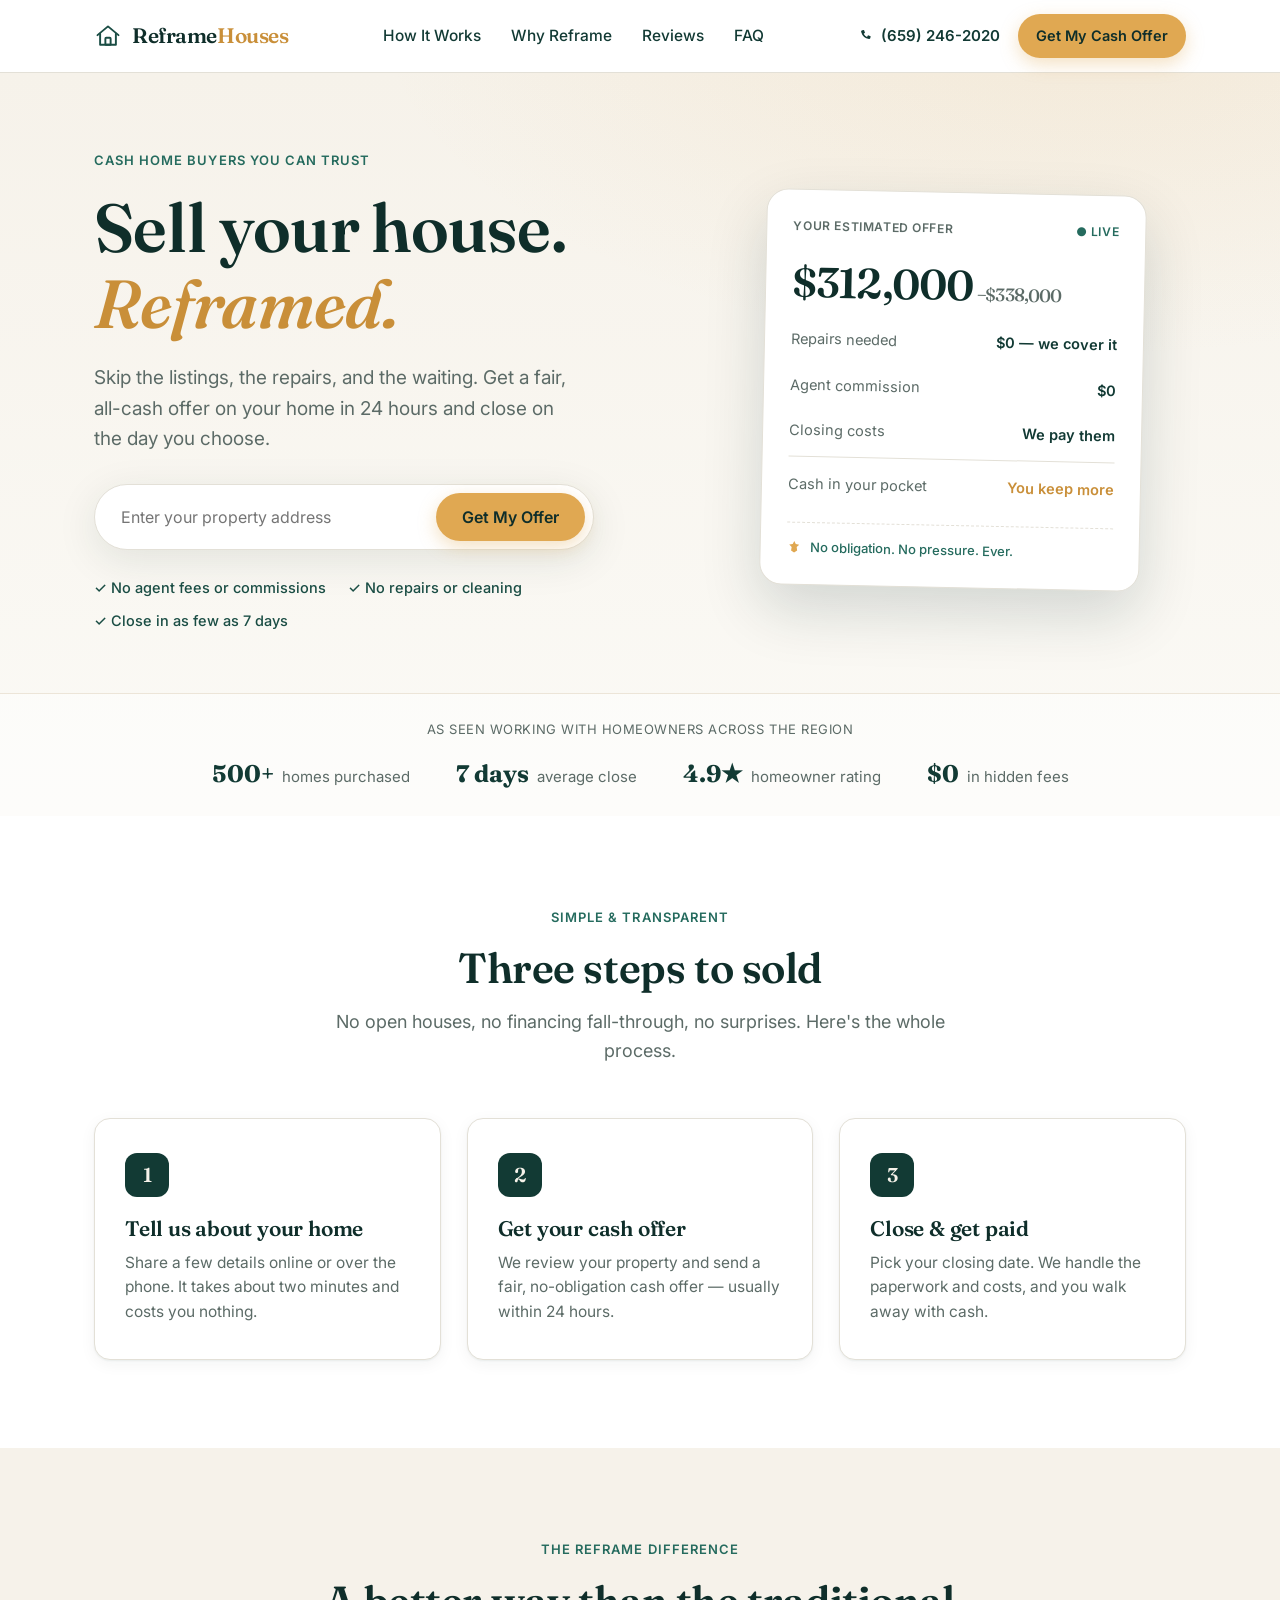
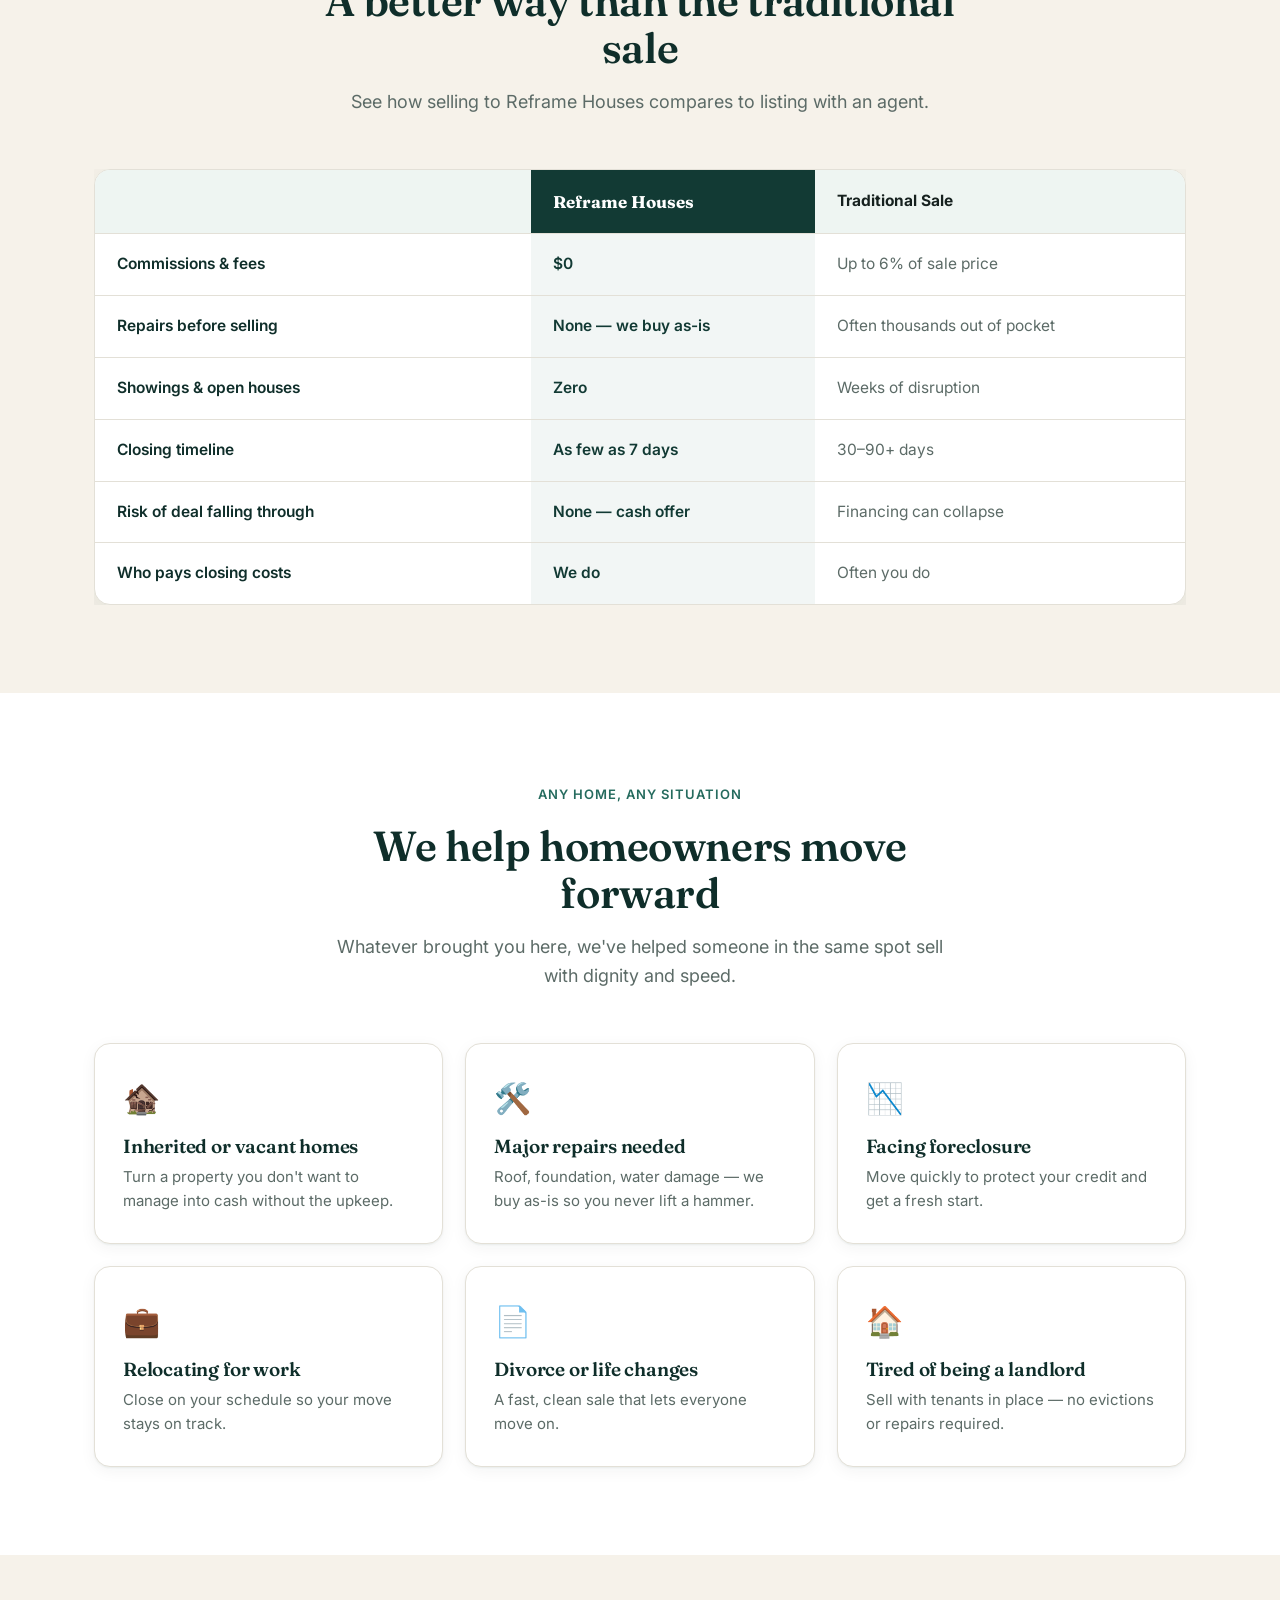
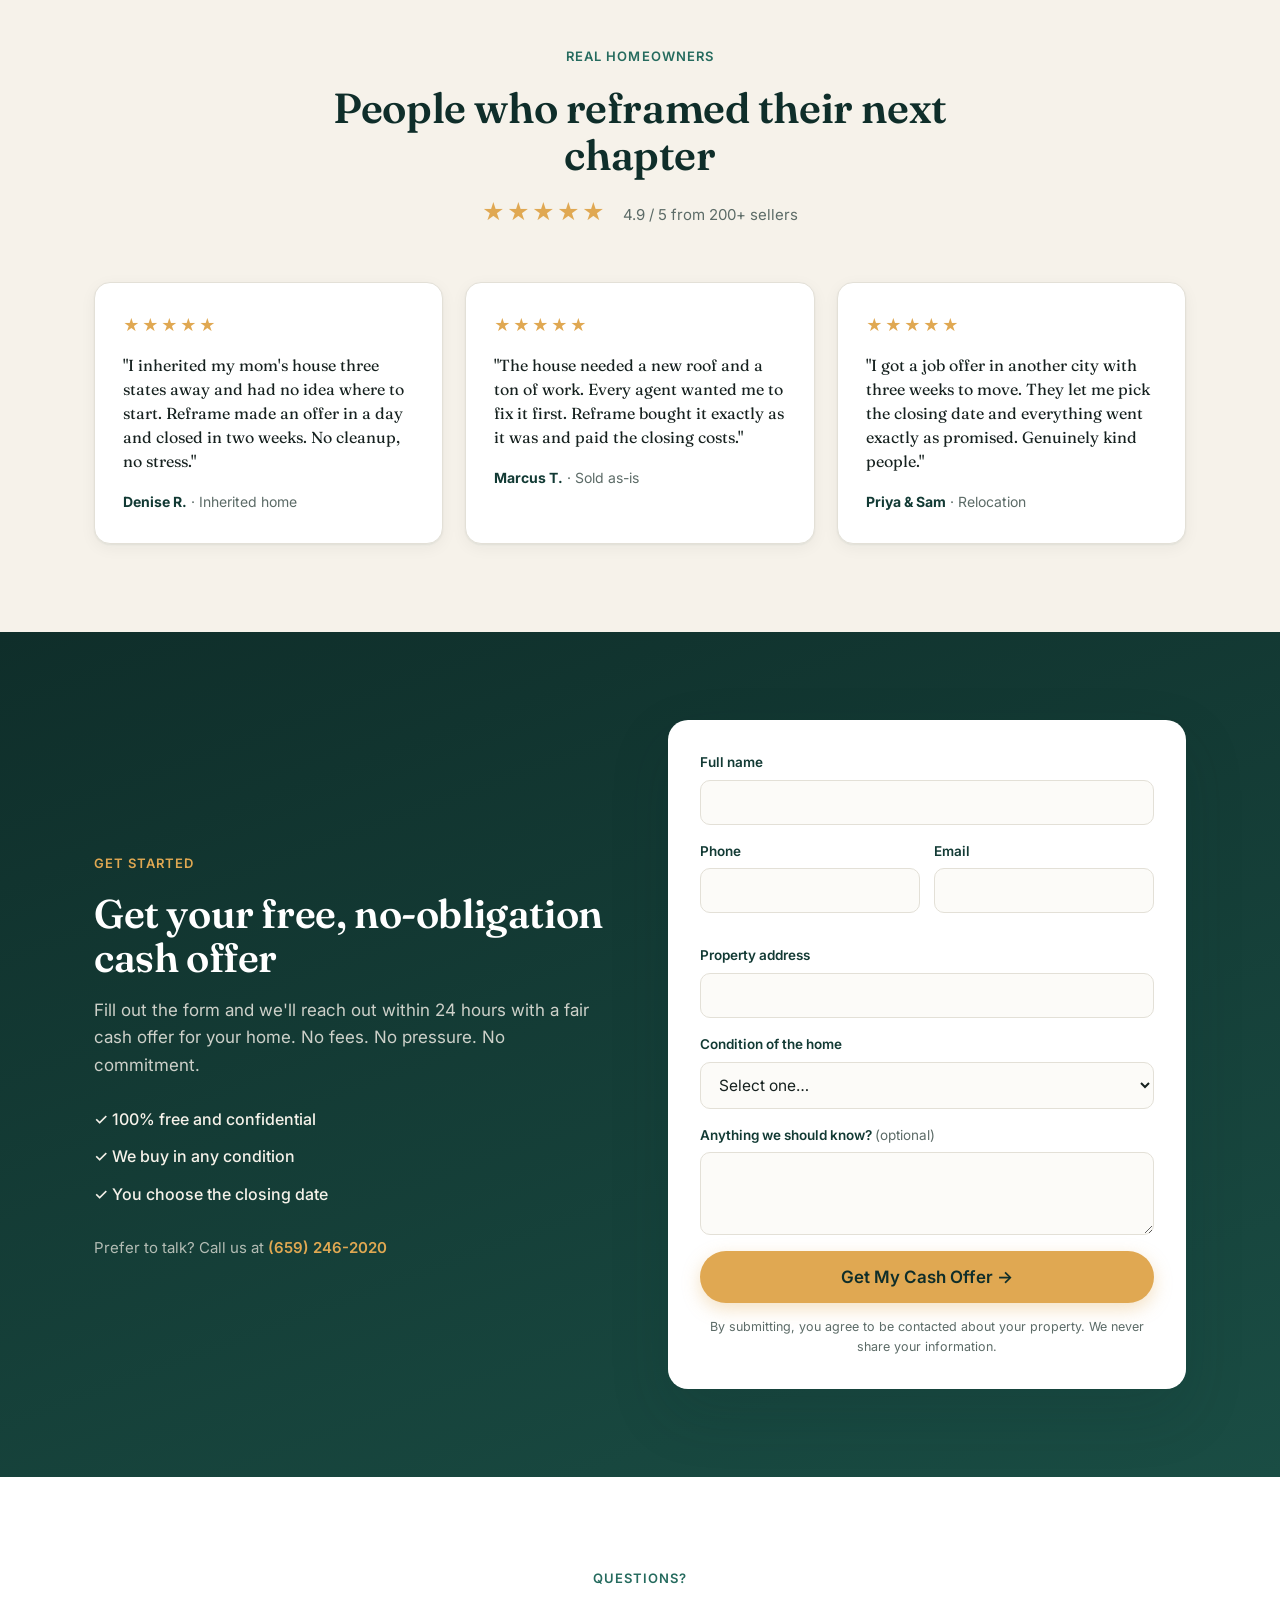
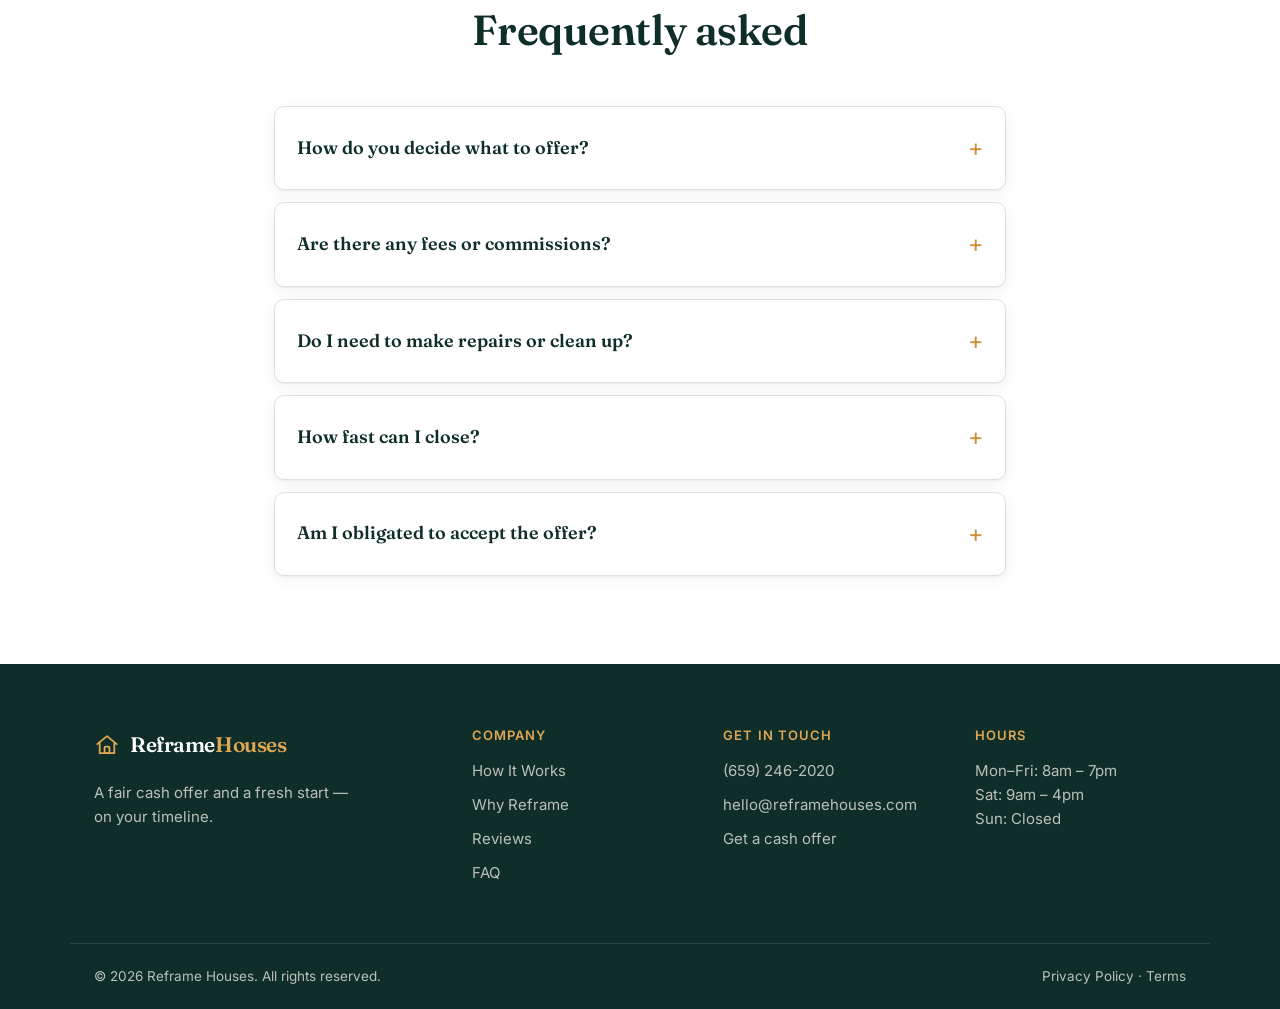
<file: index.html>
<!DOCTYPE html>
<html lang="en">
<head>
  <meta charset="UTF-8" />
  <meta name="viewport" content="width=device-width, initial-scale=1.0" />
  <title>Reframe Houses | Sell Your House Fast for Cash — No Fees, No Repairs</title>
  <meta name="description" content="Reframe Houses buys homes for cash in any condition. Get a fair, no-obligation cash offer and close on your timeline — no fees, no repairs, no showings." />
  <meta name="theme-color" content="#0f2e2a" />

  <!-- Open Graph -->
  <meta property="og:title" content="Reframe Houses — Sell Your House Fast for Cash" />
  <meta property="og:description" content="A fair cash offer in 24 hours. No fees, no repairs, close on your timeline." />
  <meta property="og:type" content="website" />

  <link rel="preconnect" href="https://fonts.googleapis.com" />
  <link rel="preconnect" href="https://fonts.gstatic.com" crossorigin />
  <link href="https://fonts.googleapis.com/css2?family=Fraunces:opsz,wght@9..144,400;9..144,500;9..144,600;9..144,700&family=Inter:wght@400;500;600;700&display=swap" rel="stylesheet" />
  <link rel="stylesheet" href="styles.css" />
</head>
<body>
  <!-- ===== Header ===== -->
  <header class="site-header" id="top">
    <div class="container header-inner">
      <a href="#top" class="logo" aria-label="Reframe Houses home">
        <span class="logo-mark" aria-hidden="true">
          <svg viewBox="0 0 32 32" width="28" height="28" fill="none">
            <path d="M4 15 16 5l12 10" stroke="currentColor" stroke-width="2.2" stroke-linecap="round" stroke-linejoin="round"/>
            <path d="M7 13.5V26h18V13.5" stroke="currentColor" stroke-width="2.2" stroke-linecap="round" stroke-linejoin="round"/>
            <rect x="13" y="18" width="6" height="8" rx="1" stroke="currentColor" stroke-width="2.2"/>
          </svg>
        </span>
        <span class="logo-text">Reframe<span>Houses</span></span>
      </a>

      <nav class="main-nav" aria-label="Primary">
        <a href="#how">How It Works</a>
        <a href="#why">Why Reframe</a>
        <a href="#reviews">Reviews</a>
        <a href="#faq">FAQ</a>
      </nav>

      <div class="header-actions">
        <a href="tel:+16592462020" class="header-phone">
          <svg viewBox="0 0 24 24" width="16" height="16" fill="none" aria-hidden="true"><path d="M6.5 3.5 9 3l1.5 4-2 1.5a12 12 0 0 0 5 5L15 11l4 1.5-.5 2.5a2 2 0 0 1-2 1.6A14 14 0 0 1 4.9 6.5a2 2 0 0 1 1.6-3Z" fill="currentColor"/></svg>
          (659) 246-2020
        </a>
        <a href="#offer" class="btn btn-primary btn-sm">Get My Cash Offer</a>
        <button class="nav-toggle" aria-label="Open menu" aria-expanded="false">
          <span></span><span></span><span></span>
        </button>
      </div>
    </div>
  </header>

  <!-- ===== Hero ===== -->
  <section class="hero">
    <div class="container hero-grid">
      <div class="hero-copy">
        <span class="eyebrow">Cash home buyers you can trust</span>
        <h1>Sell your house.<br /><span class="accent">Reframed.</span></h1>
        <p class="hero-sub">
          Skip the listings, the repairs, and the waiting. Get a fair, all-cash
          offer on your home in 24 hours and close on the day you choose.
        </p>

        <form class="offer-mini" id="offer" novalidate>
          <label class="sr-only" for="mini-address">Property address</label>
          <input id="mini-address" name="address" type="text" placeholder="Enter your property address" autocomplete="street-address" required />
          <button type="submit" class="btn btn-primary">Get My Offer</button>
        </form>

        <ul class="hero-trust">
          <li>✓ No agent fees or commissions</li>
          <li>✓ No repairs or cleaning</li>
          <li>✓ Close in as few as 7 days</li>
        </ul>
      </div>

      <div class="hero-card-wrap" aria-hidden="false">
        <div class="hero-card">
          <div class="hero-card-head">
            <span class="tag">Your estimated offer</span>
            <span class="tag tag-live">● Live</span>
          </div>
          <div class="hero-card-amount">$312,000<span>–$338,000</span></div>
          <div class="hero-card-row"><span>Repairs needed</span><strong>$0 — we cover it</strong></div>
          <div class="hero-card-row"><span>Agent commission</span><strong>$0</strong></div>
          <div class="hero-card-row"><span>Closing costs</span><strong>We pay them</strong></div>
          <div class="hero-card-divider"></div>
          <div class="hero-card-row total"><span>Cash in your pocket</span><strong>You keep more</strong></div>
          <div class="hero-card-foot">
            <svg viewBox="0 0 24 24" width="15" height="15" fill="none" aria-hidden="true"><path d="M12 2l2.5 5 5.5.8-4 3.9.9 5.5L12 20.5 7.1 17.2l.9-5.5-4-3.9L9.5 7 12 2Z" fill="currentColor"/></svg>
            No obligation. No pressure. Ever.
          </div>
        </div>
      </div>
    </div>

    <div class="hero-logos">
      <div class="container hero-logos-inner">
        <span>As seen working with homeowners across the region</span>
        <div class="stat-row">
          <div><strong>500+</strong> homes purchased</div>
          <div><strong>7 days</strong> average close</div>
          <div><strong>4.9★</strong> homeowner rating</div>
          <div><strong>$0</strong> in hidden fees</div>
        </div>
      </div>
    </div>
  </section>

  <!-- ===== How It Works ===== -->
  <section class="section" id="how">
    <div class="container">
      <div class="section-head center">
        <span class="eyebrow">Simple &amp; transparent</span>
        <h2>Three steps to sold</h2>
        <p>No open houses, no financing fall-through, no surprises. Here's the whole process.</p>
      </div>

      <div class="steps">
        <article class="step">
          <div class="step-num">1</div>
          <h3>Tell us about your home</h3>
          <p>Share a few details online or over the phone. It takes about two minutes and costs you nothing.</p>
        </article>
        <article class="step">
          <div class="step-num">2</div>
          <h3>Get your cash offer</h3>
          <p>We review your property and send a fair, no-obligation cash offer — usually within 24 hours.</p>
        </article>
        <article class="step">
          <div class="step-num">3</div>
          <h3>Close &amp; get paid</h3>
          <p>Pick your closing date. We handle the paperwork and costs, and you walk away with cash.</p>
        </article>
      </div>
    </div>
  </section>

  <!-- ===== Why Reframe / Comparison ===== -->
  <section class="section section-alt" id="why">
    <div class="container">
      <div class="section-head center">
        <span class="eyebrow">The Reframe difference</span>
        <h2>A better way than the traditional sale</h2>
        <p>See how selling to Reframe Houses compares to listing with an agent.</p>
      </div>

      <div class="compare">
        <table class="compare-table">
          <thead>
            <tr>
              <th scope="col"></th>
              <th scope="col" class="col-us">
                <span class="col-badge">Reframe Houses</span>
              </th>
              <th scope="col">Traditional Sale</th>
            </tr>
          </thead>
          <tbody>
            <tr><th scope="row">Commissions &amp; fees</th><td class="col-us">$0</td><td>Up to 6% of sale price</td></tr>
            <tr><th scope="row">Repairs before selling</th><td class="col-us">None — we buy as-is</td><td>Often thousands out of pocket</td></tr>
            <tr><th scope="row">Showings &amp; open houses</th><td class="col-us">Zero</td><td>Weeks of disruption</td></tr>
            <tr><th scope="row">Closing timeline</th><td class="col-us">As few as 7 days</td><td>30–90+ days</td></tr>
            <tr><th scope="row">Risk of deal falling through</th><td class="col-us">None — cash offer</td><td>Financing can collapse</td></tr>
            <tr><th scope="row">Who pays closing costs</th><td class="col-us">We do</td><td>Often you do</td></tr>
          </tbody>
        </table>
      </div>
    </div>
  </section>

  <!-- ===== Situations ===== -->
  <section class="section" id="situations">
    <div class="container">
      <div class="section-head center">
        <span class="eyebrow">Any home, any situation</span>
        <h2>We help homeowners move forward</h2>
        <p>Whatever brought you here, we've helped someone in the same spot sell with dignity and speed.</p>
      </div>

      <div class="cards">
        <div class="card"><div class="card-ico">🏚️</div><h3>Inherited or vacant homes</h3><p>Turn a property you don't want to manage into cash without the upkeep.</p></div>
        <div class="card"><div class="card-ico">🛠️</div><h3>Major repairs needed</h3><p>Roof, foundation, water damage — we buy as-is so you never lift a hammer.</p></div>
        <div class="card"><div class="card-ico">📉</div><h3>Facing foreclosure</h3><p>Move quickly to protect your credit and get a fresh start.</p></div>
        <div class="card"><div class="card-ico">💼</div><h3>Relocating for work</h3><p>Close on your schedule so your move stays on track.</p></div>
        <div class="card"><div class="card-ico">📄</div><h3>Divorce or life changes</h3><p>A fast, clean sale that lets everyone move on.</p></div>
        <div class="card"><div class="card-ico">🏠</div><h3>Tired of being a landlord</h3><p>Sell with tenants in place — no evictions or repairs required.</p></div>
      </div>
    </div>
  </section>

  <!-- ===== Reviews ===== -->
  <section class="section section-alt" id="reviews">
    <div class="container">
      <div class="section-head center">
        <span class="eyebrow">Real homeowners</span>
        <h2>People who reframed their next chapter</h2>
        <div class="stars-big" aria-label="4.9 out of 5 stars">★★★★★ <span>4.9 / 5 from 200+ sellers</span></div>
      </div>

      <div class="reviews">
        <figure class="review">
          <div class="stars" aria-hidden="true">★★★★★</div>
          <blockquote>"I inherited my mom's house three states away and had no idea where to start. Reframe made an offer in a day and closed in two weeks. No cleanup, no stress."</blockquote>
          <figcaption><strong>Denise R.</strong> · Inherited home</figcaption>
        </figure>
        <figure class="review">
          <div class="stars" aria-hidden="true">★★★★★</div>
          <blockquote>"The house needed a new roof and a ton of work. Every agent wanted me to fix it first. Reframe bought it exactly as it was and paid the closing costs."</blockquote>
          <figcaption><strong>Marcus T.</strong> · Sold as-is</figcaption>
        </figure>
        <figure class="review">
          <div class="stars" aria-hidden="true">★★★★★</div>
          <blockquote>"I got a job offer in another city with three weeks to move. They let me pick the closing date and everything went exactly as promised. Genuinely kind people."</blockquote>
          <figcaption><strong>Priya &amp; Sam</strong> · Relocation</figcaption>
        </figure>
      </div>
    </div>
  </section>

  <!-- ===== Offer form (full) ===== -->
  <section class="section cta-section" id="get-offer">
    <div class="container">
      <div class="cta-grid">
        <div class="cta-copy">
          <span class="eyebrow eyebrow-light">Get started</span>
          <h2>Get your free, no-obligation cash offer</h2>
          <p>Fill out the form and we'll reach out within 24 hours with a fair cash offer for your home. No fees. No pressure. No commitment.</p>
          <ul class="cta-points">
            <li>✓ 100% free and confidential</li>
            <li>✓ We buy in any condition</li>
            <li>✓ You choose the closing date</li>
          </ul>
          <p class="cta-call">Prefer to talk? Call us at <a href="tel:+16592462020">(659) 246-2020</a></p>
        </div>

        <form class="offer-form" id="lead-form" novalidate>
          <div class="form-row">
            <div class="field">
              <label for="name">Full name</label>
              <input id="name" name="name" type="text" autocomplete="name" required />
            </div>
          </div>
          <div class="form-row two">
            <div class="field">
              <label for="phone">Phone</label>
              <input id="phone" name="phone" type="tel" autocomplete="tel" required />
            </div>
            <div class="field">
              <label for="email">Email</label>
              <input id="email" name="email" type="email" autocomplete="email" required />
            </div>
          </div>
          <div class="field">
            <label for="property">Property address</label>
            <input id="property" name="property" type="text" autocomplete="street-address" required />
          </div>
          <div class="field">
            <label for="condition">Condition of the home</label>
            <select id="condition" name="condition">
              <option value="">Select one…</option>
              <option>Move-in ready</option>
              <option>Needs minor work</option>
              <option>Needs major repairs</option>
              <option>Not sure</option>
            </select>
          </div>
          <div class="field">
            <label for="notes">Anything we should know? <span class="opt">(optional)</span></label>
            <textarea id="notes" name="notes" rows="3"></textarea>
          </div>
          <button type="submit" class="btn btn-primary btn-block">Get My Cash Offer →</button>
          <p class="form-fine">By submitting, you agree to be contacted about your property. We never share your information.</p>
          <p class="form-success" id="form-success" hidden>✓ Thanks! We've received your info and will reach out within 24 hours.</p>
        </form>
      </div>
    </div>
  </section>

  <!-- ===== FAQ ===== -->
  <section class="section" id="faq">
    <div class="container narrow">
      <div class="section-head center">
        <span class="eyebrow">Questions?</span>
        <h2>Frequently asked</h2>
      </div>

      <div class="faq">
        <details>
          <summary>How do you decide what to offer?</summary>
          <p>We look at your home's location, condition, and recent sales of comparable properties nearby. Then we factor in the repairs we'll take on so you don't have to. You'll get a clear, fair number with no obligation to accept.</p>
        </details>
        <details>
          <summary>Are there any fees or commissions?</summary>
          <p>None. Unlike a traditional sale, there are no agent commissions, listing fees, or closing costs on your end — we cover them. The offer we make is the amount you walk away with.</p>
        </details>
        <details>
          <summary>Do I need to make repairs or clean up?</summary>
          <p>No. We buy homes exactly as they are. Leave behind anything you don't want, skip the repairs, and let us handle the rest.</p>
        </details>
        <details>
          <summary>How fast can I close?</summary>
          <p>Because we pay in cash, we can close in as few as 7 days. If you need more time, you pick the date that works for you.</p>
        </details>
        <details>
          <summary>Am I obligated to accept the offer?</summary>
          <p>Never. Our offer is completely free and no-obligation. If it's not the right fit, there's no cost and no pressure.</p>
        </details>
      </div>
    </div>
  </section>

  <!-- ===== Footer ===== -->
  <footer class="site-footer">
    <div class="container footer-grid">
      <div class="footer-brand">
        <a href="#top" class="logo logo-light">
          <span class="logo-mark" aria-hidden="true">
            <svg viewBox="0 0 32 32" width="26" height="26" fill="none">
              <path d="M4 15 16 5l12 10" stroke="currentColor" stroke-width="2.2" stroke-linecap="round" stroke-linejoin="round"/>
              <path d="M7 13.5V26h18V13.5" stroke="currentColor" stroke-width="2.2" stroke-linecap="round" stroke-linejoin="round"/>
              <rect x="13" y="18" width="6" height="8" rx="1" stroke="currentColor" stroke-width="2.2"/>
            </svg>
          </span>
          <span class="logo-text">Reframe<span>Houses</span></span>
        </a>
        <p>A fair cash offer and a fresh start — on your timeline.</p>
      </div>
      <div class="footer-col">
        <h4>Company</h4>
        <a href="#how">How It Works</a>
        <a href="#why">Why Reframe</a>
        <a href="#reviews">Reviews</a>
        <a href="#faq">FAQ</a>
      </div>
      <div class="footer-col">
        <h4>Get in touch</h4>
        <a href="tel:+16592462020">(659) 246-2020</a>
        <a href="mailto:hello@reframehouses.com">hello@reframehouses.com</a>
        <a href="#get-offer">Get a cash offer</a>
      </div>
      <div class="footer-col">
        <h4>Hours</h4>
        <p>Mon–Fri: 8am – 7pm<br />Sat: 9am – 4pm<br />Sun: Closed</p>
      </div>
    </div>
    <div class="container footer-bottom">
      <p>© <span id="year"></span> Reframe Houses. All rights reserved.</p>
      <p class="footer-legal"><a href="#">Privacy Policy</a> · <a href="#">Terms</a></p>
    </div>
  </footer>

  <script src="script.js"></script>
</body>
</html>
</file>
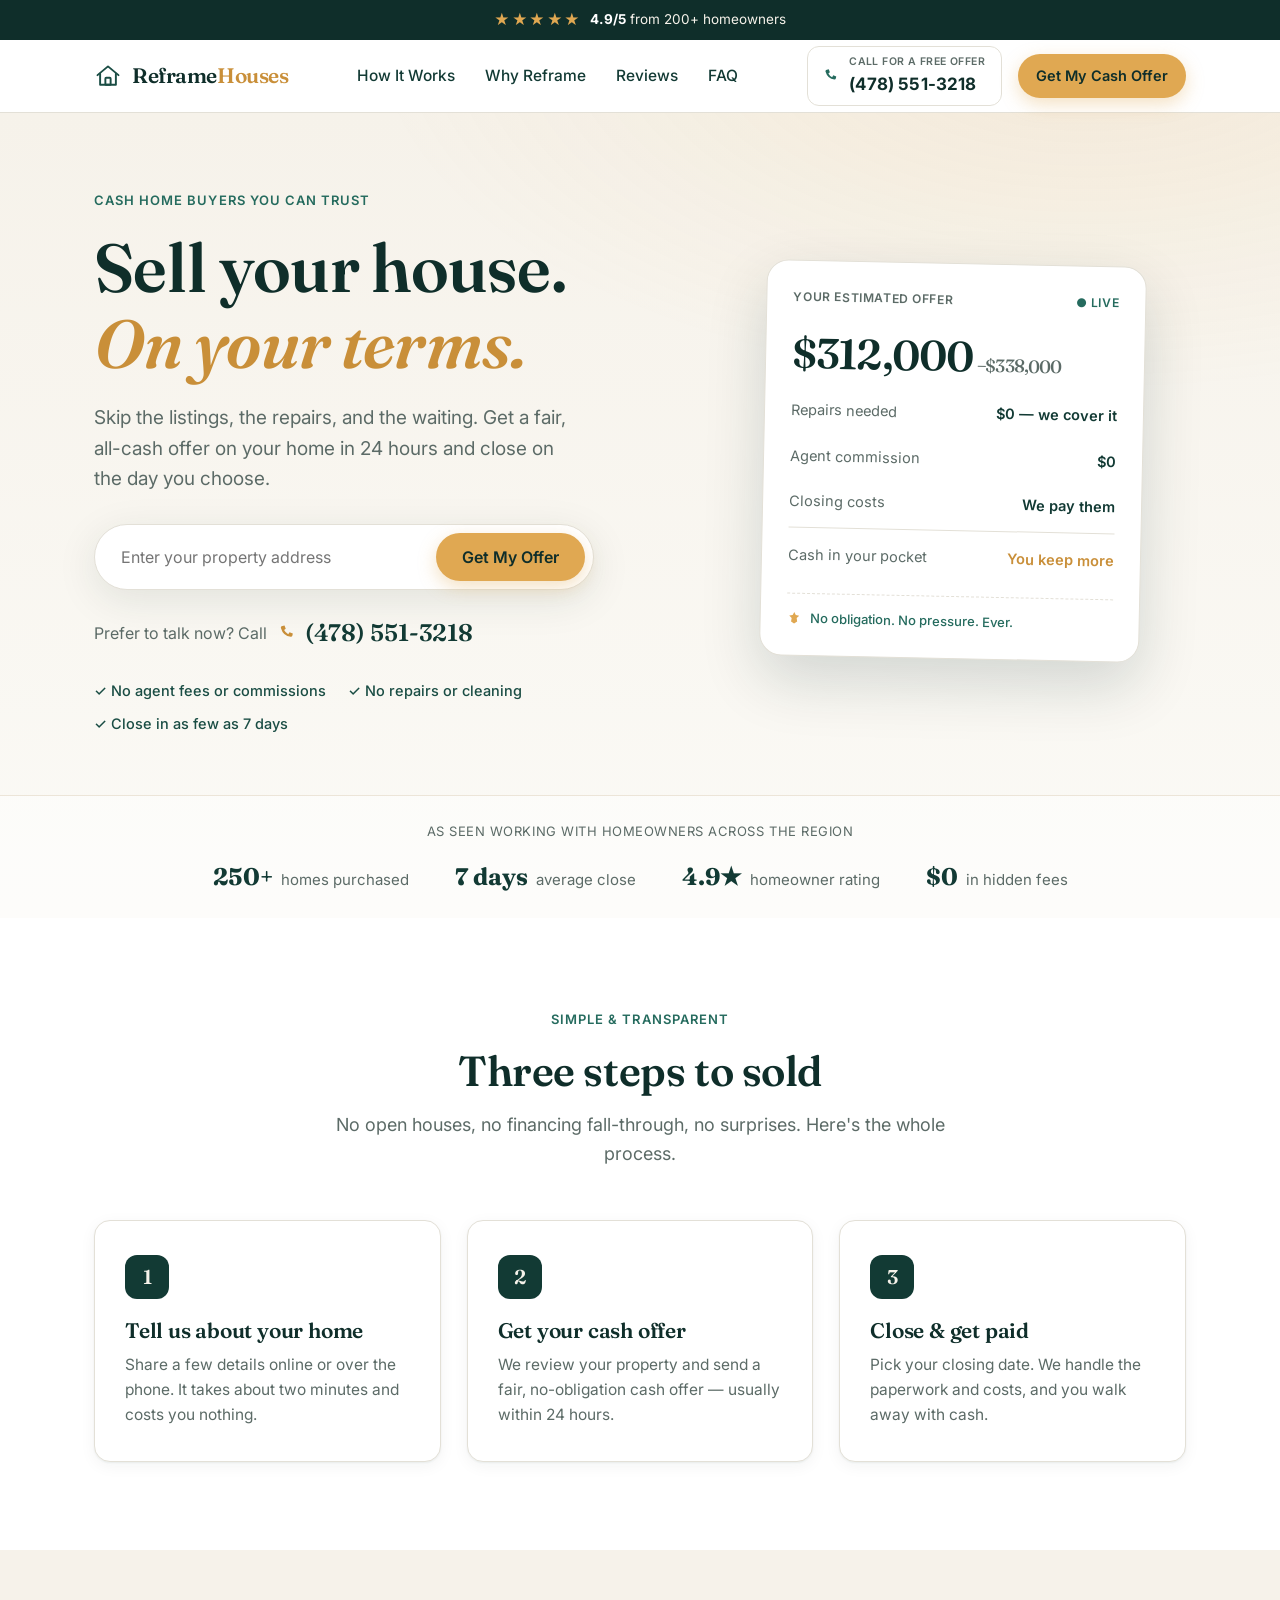
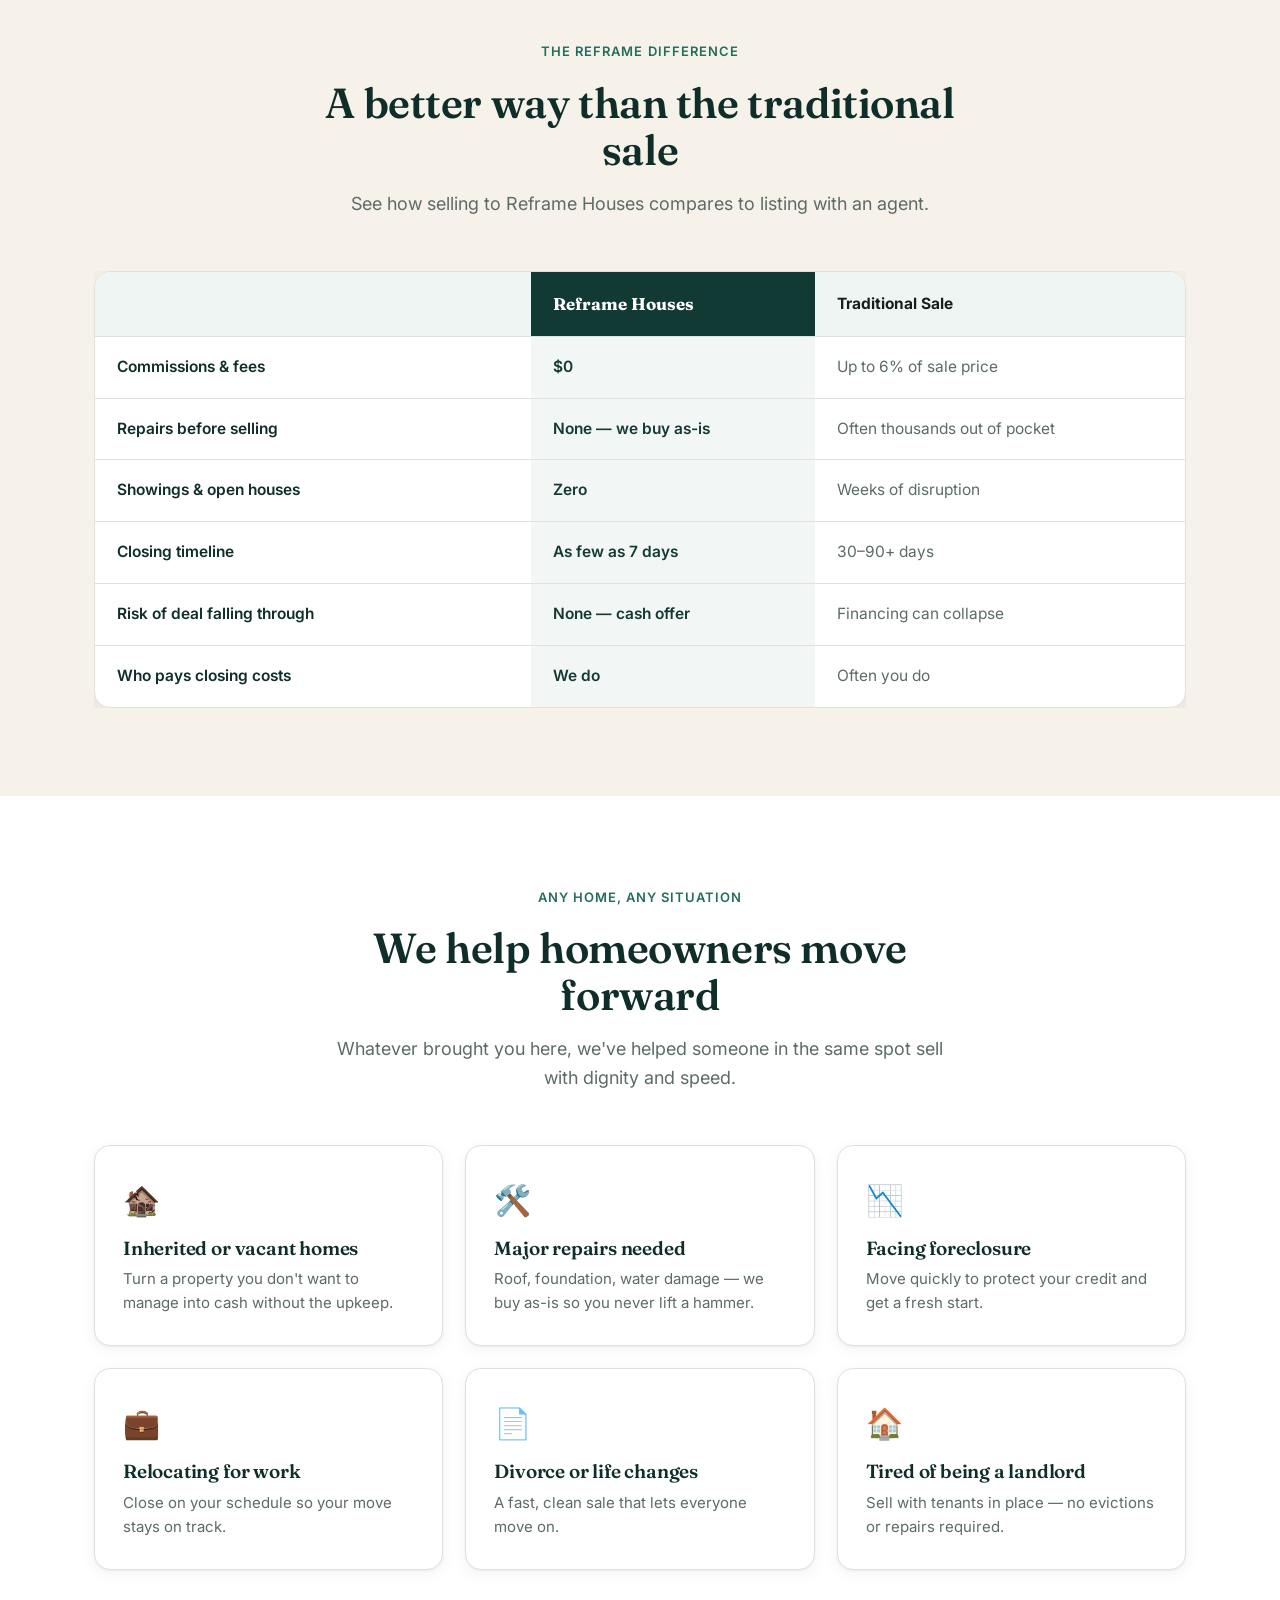
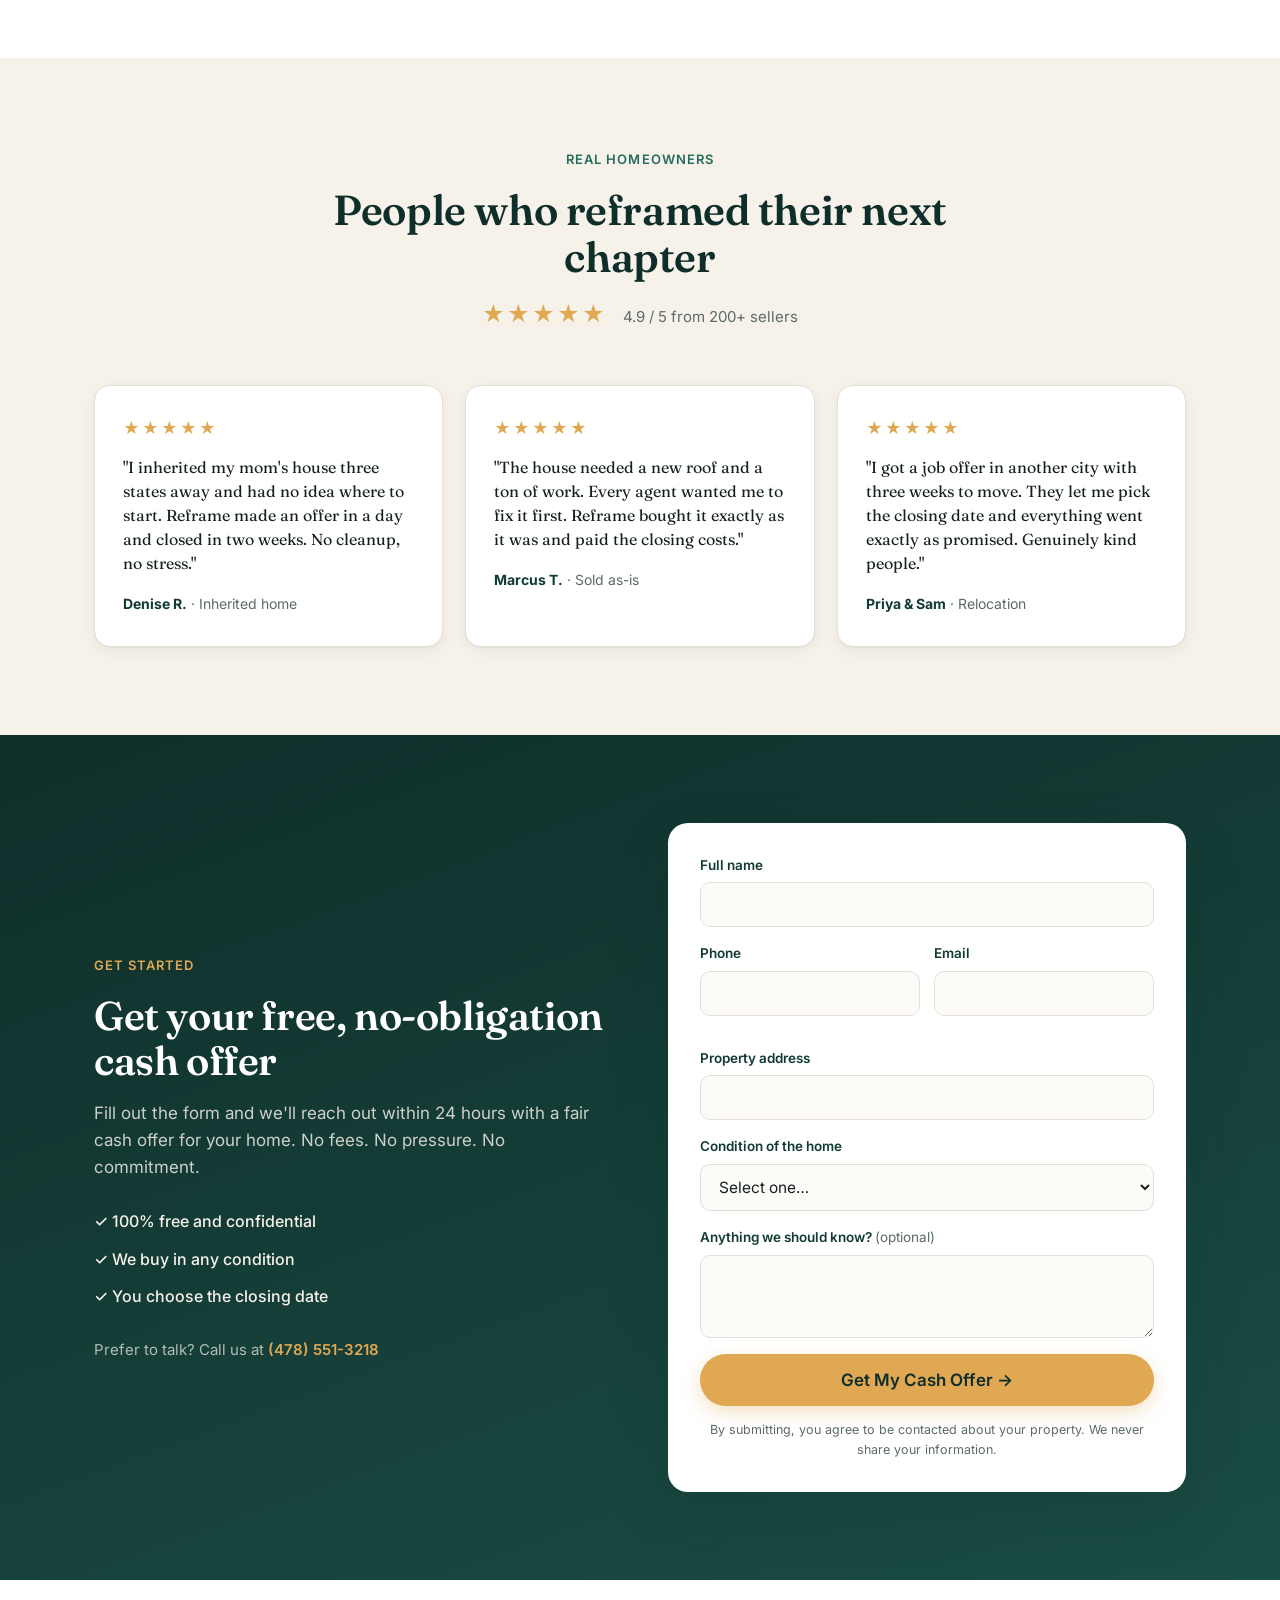
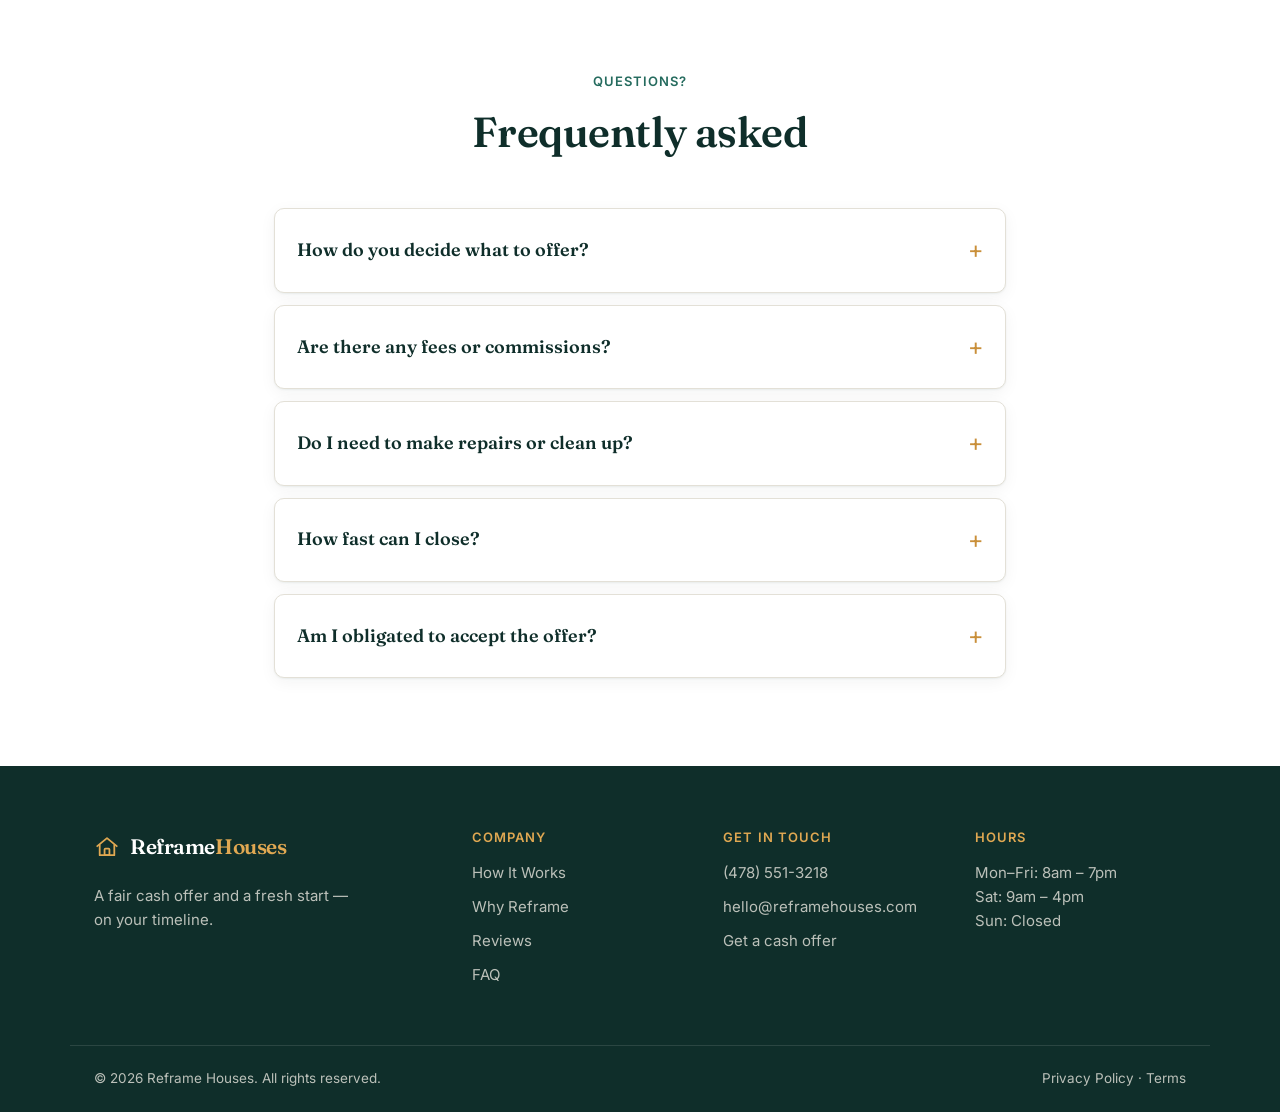
<file: docs/index.html>
<!DOCTYPE html>
<html lang="en">
<head>
  <meta charset="UTF-8" />
  <meta name="viewport" content="width=device-width, initial-scale=1.0" />
  <title>Reframe Houses | Sell Your House Fast for Cash — No Fees, No Repairs</title>
  <meta name="description" content="Reframe Houses buys homes for cash in any condition. Get a fair, no-obligation cash offer and close on your timeline — no fees, no repairs, no showings." />
  <meta name="theme-color" content="#0f2e2a" />

  <!-- Open Graph -->
  <meta property="og:title" content="Reframe Houses — Sell Your House Fast for Cash" />
  <meta property="og:description" content="A fair cash offer in 24 hours. No fees, no repairs, close on your timeline." />
  <meta property="og:type" content="website" />

  <link rel="preconnect" href="https://fonts.googleapis.com" />
  <link rel="preconnect" href="https://fonts.gstatic.com" crossorigin />
  <link href="https://fonts.googleapis.com/css2?family=Fraunces:opsz,wght@9..144,400;9..144,500;9..144,600;9..144,700&family=Inter:wght@400;500;600;700&display=swap" rel="stylesheet" />
  <link rel="stylesheet" href="styles.css?v=3" />
</head>
<body>
  <!-- ===== Header ===== -->
  <header class="site-header" id="top">
    <!-- Review bar -->
    <div class="topbar">
      <div class="container topbar-inner">
        <span class="topbar-item">
          <span class="topbar-stars" aria-label="Rated 4.9 out of 5 stars">★★★★★</span>
          <strong>4.9/5</strong>&nbsp;from 200+ homeowners
        </span>
      </div>
    </div>

    <div class="container header-inner">
      <a href="#top" class="logo" aria-label="Reframe Houses home">
        <span class="logo-mark" aria-hidden="true">
          <svg viewBox="0 0 32 32" width="28" height="28" fill="none">
            <path d="M4 15 16 5l12 10" stroke="currentColor" stroke-width="2.2" stroke-linecap="round" stroke-linejoin="round"/>
            <path d="M7 13.5V26h18V13.5" stroke="currentColor" stroke-width="2.2" stroke-linecap="round" stroke-linejoin="round"/>
            <rect x="13" y="18" width="6" height="8" rx="1" stroke="currentColor" stroke-width="2.2"/>
          </svg>
        </span>
        <span class="logo-text">Reframe<span>Houses</span></span>
      </a>

      <nav class="main-nav" aria-label="Primary">
        <a href="#how">How It Works</a>
        <a href="#why">Why Reframe</a>
        <a href="#reviews">Reviews</a>
        <a href="#faq">FAQ</a>
      </nav>

      <div class="header-actions">
        <a href="tel:+14785513218" class="header-phone">
          <svg viewBox="0 0 24 24" width="18" height="18" fill="none" aria-hidden="true"><path d="M6.5 3.5 9 3l1.5 4-2 1.5a12 12 0 0 0 5 5L15 11l4 1.5-.5 2.5a2 2 0 0 1-2 1.6A14 14 0 0 1 4.9 6.5a2 2 0 0 1 1.6-3Z" fill="currentColor"/></svg>
          <span class="header-phone-label">Call for a free offer</span>
          <span class="header-phone-num">(478) 551-3218</span>
        </a>
        <a href="#get-offer" class="btn btn-primary btn-sm">Get My Cash Offer</a>
        <button class="nav-toggle" aria-label="Open menu" aria-expanded="false">
          <span></span><span></span><span></span>
        </button>
      </div>
    </div>
  </header>

  <!-- ===== Hero ===== -->
  <section class="hero">
    <div class="container hero-grid">
      <div class="hero-copy">
        <span class="eyebrow">Cash home buyers you can trust</span>
        <h1>Sell your house.<br /><span class="accent">On your terms.</span></h1>
        <p class="hero-sub">
          Skip the listings, the repairs, and the waiting. Get a fair, all-cash
          offer on your home in 24 hours and close on the day you choose.
        </p>

        <form class="offer-mini" id="offer" novalidate>
          <label class="sr-only" for="mini-address">Property address</label>
          <input id="mini-address" name="address" type="text" placeholder="Enter your property address" autocomplete="street-address" required />
          <button type="submit" class="btn btn-primary">Get My Offer</button>
        </form>

        <p class="hero-call">
          Prefer to talk now? Call
          <a href="tel:+14785513218">
            <svg viewBox="0 0 24 24" width="20" height="20" fill="none" aria-hidden="true"><path d="M6.5 3.5 9 3l1.5 4-2 1.5a12 12 0 0 0 5 5L15 11l4 1.5-.5 2.5a2 2 0 0 1-2 1.6A14 14 0 0 1 4.9 6.5a2 2 0 0 1 1.6-3Z" fill="currentColor"/></svg>
            (478) 551-3218
          </a>
        </p>

        <ul class="hero-trust">
          <li>✓ No agent fees or commissions</li>
          <li>✓ No repairs or cleaning</li>
          <li>✓ Close in as few as 7 days</li>
        </ul>
      </div>

      <div class="hero-card-wrap" aria-hidden="false">
        <div class="hero-card">
          <div class="hero-card-head">
            <span class="tag">Your estimated offer</span>
            <span class="tag tag-live">● Live</span>
          </div>
          <div class="hero-card-amount">$312,000<span>–$338,000</span></div>
          <div class="hero-card-row"><span>Repairs needed</span><strong>$0 — we cover it</strong></div>
          <div class="hero-card-row"><span>Agent commission</span><strong>$0</strong></div>
          <div class="hero-card-row"><span>Closing costs</span><strong>We pay them</strong></div>
          <div class="hero-card-divider"></div>
          <div class="hero-card-row total"><span>Cash in your pocket</span><strong>You keep more</strong></div>
          <div class="hero-card-foot">
            <svg viewBox="0 0 24 24" width="15" height="15" fill="none" aria-hidden="true"><path d="M12 2l2.5 5 5.5.8-4 3.9.9 5.5L12 20.5 7.1 17.2l.9-5.5-4-3.9L9.5 7 12 2Z" fill="currentColor"/></svg>
            No obligation. No pressure. Ever.
          </div>
        </div>
      </div>
    </div>

    <div class="hero-logos">
      <div class="container hero-logos-inner">
        <span>As seen working with homeowners across the region</span>
        <div class="stat-row">
          <div><strong>250+</strong> homes purchased</div>
          <div><strong>7 days</strong> average close</div>
          <div><strong>4.9★</strong> homeowner rating</div>
          <div><strong>$0</strong> in hidden fees</div>
        </div>
      </div>
    </div>
  </section>

  <!-- ===== How It Works ===== -->
  <section class="section" id="how">
    <div class="container">
      <div class="section-head center">
        <span class="eyebrow">Simple &amp; transparent</span>
        <h2>Three steps to sold</h2>
        <p>No open houses, no financing fall-through, no surprises. Here's the whole process.</p>
      </div>

      <div class="steps">
        <article class="step">
          <div class="step-num">1</div>
          <h3>Tell us about your home</h3>
          <p>Share a few details online or over the phone. It takes about two minutes and costs you nothing.</p>
        </article>
        <article class="step">
          <div class="step-num">2</div>
          <h3>Get your cash offer</h3>
          <p>We review your property and send a fair, no-obligation cash offer — usually within 24 hours.</p>
        </article>
        <article class="step">
          <div class="step-num">3</div>
          <h3>Close &amp; get paid</h3>
          <p>Pick your closing date. We handle the paperwork and costs, and you walk away with cash.</p>
        </article>
      </div>
    </div>
  </section>

  <!-- ===== Why Reframe / Comparison ===== -->
  <section class="section section-alt" id="why">
    <div class="container">
      <div class="section-head center">
        <span class="eyebrow">The Reframe difference</span>
        <h2>A better way than the traditional sale</h2>
        <p>See how selling to Reframe Houses compares to listing with an agent.</p>
      </div>

      <div class="compare">
        <table class="compare-table">
          <thead>
            <tr>
              <th scope="col"></th>
              <th scope="col" class="col-us">
                <span class="col-badge">Reframe Houses</span>
              </th>
              <th scope="col">Traditional Sale</th>
            </tr>
          </thead>
          <tbody>
            <tr><th scope="row">Commissions &amp; fees</th><td class="col-us">$0</td><td>Up to 6% of sale price</td></tr>
            <tr><th scope="row">Repairs before selling</th><td class="col-us">None — we buy as-is</td><td>Often thousands out of pocket</td></tr>
            <tr><th scope="row">Showings &amp; open houses</th><td class="col-us">Zero</td><td>Weeks of disruption</td></tr>
            <tr><th scope="row">Closing timeline</th><td class="col-us">As few as 7 days</td><td>30–90+ days</td></tr>
            <tr><th scope="row">Risk of deal falling through</th><td class="col-us">None — cash offer</td><td>Financing can collapse</td></tr>
            <tr><th scope="row">Who pays closing costs</th><td class="col-us">We do</td><td>Often you do</td></tr>
          </tbody>
        </table>
      </div>
    </div>
  </section>

  <!-- ===== Situations ===== -->
  <section class="section" id="situations">
    <div class="container">
      <div class="section-head center">
        <span class="eyebrow">Any home, any situation</span>
        <h2>We help homeowners move forward</h2>
        <p>Whatever brought you here, we've helped someone in the same spot sell with dignity and speed.</p>
      </div>

      <div class="cards">
        <div class="card"><div class="card-ico">🏚️</div><h3>Inherited or vacant homes</h3><p>Turn a property you don't want to manage into cash without the upkeep.</p></div>
        <div class="card"><div class="card-ico">🛠️</div><h3>Major repairs needed</h3><p>Roof, foundation, water damage — we buy as-is so you never lift a hammer.</p></div>
        <div class="card"><div class="card-ico">📉</div><h3>Facing foreclosure</h3><p>Move quickly to protect your credit and get a fresh start.</p></div>
        <div class="card"><div class="card-ico">💼</div><h3>Relocating for work</h3><p>Close on your schedule so your move stays on track.</p></div>
        <div class="card"><div class="card-ico">📄</div><h3>Divorce or life changes</h3><p>A fast, clean sale that lets everyone move on.</p></div>
        <div class="card"><div class="card-ico">🏠</div><h3>Tired of being a landlord</h3><p>Sell with tenants in place — no evictions or repairs required.</p></div>
      </div>
    </div>
  </section>

  <!-- ===== Reviews ===== -->
  <section class="section section-alt" id="reviews">
    <div class="container">
      <div class="section-head center">
        <span class="eyebrow">Real homeowners</span>
        <h2>People who reframed their next chapter</h2>
        <div class="stars-big" aria-label="4.9 out of 5 stars">★★★★★ <span>4.9 / 5 from 200+ sellers</span></div>
      </div>

      <div class="reviews">
        <figure class="review">
          <div class="stars" aria-hidden="true">★★★★★</div>
          <blockquote>"I inherited my mom's house three states away and had no idea where to start. Reframe made an offer in a day and closed in two weeks. No cleanup, no stress."</blockquote>
          <figcaption><strong>Denise R.</strong> · Inherited home</figcaption>
        </figure>
        <figure class="review">
          <div class="stars" aria-hidden="true">★★★★★</div>
          <blockquote>"The house needed a new roof and a ton of work. Every agent wanted me to fix it first. Reframe bought it exactly as it was and paid the closing costs."</blockquote>
          <figcaption><strong>Marcus T.</strong> · Sold as-is</figcaption>
        </figure>
        <figure class="review">
          <div class="stars" aria-hidden="true">★★★★★</div>
          <blockquote>"I got a job offer in another city with three weeks to move. They let me pick the closing date and everything went exactly as promised. Genuinely kind people."</blockquote>
          <figcaption><strong>Priya &amp; Sam</strong> · Relocation</figcaption>
        </figure>
      </div>
    </div>
  </section>

  <!-- ===== Offer form (full) ===== -->
  <section class="section cta-section" id="get-offer">
    <div class="container">
      <div class="cta-grid">
        <div class="cta-copy">
          <span class="eyebrow eyebrow-light">Get started</span>
          <h2>Get your free, no-obligation cash offer</h2>
          <p>Fill out the form and we'll reach out within 24 hours with a fair cash offer for your home. No fees. No pressure. No commitment.</p>
          <ul class="cta-points">
            <li>✓ 100% free and confidential</li>
            <li>✓ We buy in any condition</li>
            <li>✓ You choose the closing date</li>
          </ul>
          <p class="cta-call">Prefer to talk? Call us at <a href="tel:+14785513218">(478) 551-3218</a></p>
        </div>

        <form class="offer-form" id="lead-form" novalidate>
          <div class="form-row">
            <div class="field">
              <label for="name">Full name</label>
              <input id="name" name="name" type="text" autocomplete="name" required />
            </div>
          </div>
          <div class="form-row two">
            <div class="field">
              <label for="phone">Phone</label>
              <input id="phone" name="phone" type="tel" autocomplete="tel" required />
            </div>
            <div class="field">
              <label for="email">Email</label>
              <input id="email" name="email" type="email" autocomplete="email" required />
            </div>
          </div>
          <div class="field">
            <label for="property">Property address</label>
            <input id="property" name="property" type="text" autocomplete="street-address" required />
          </div>
          <div class="field">
            <label for="condition">Condition of the home</label>
            <select id="condition" name="condition">
              <option value="">Select one…</option>
              <option>Move-in ready</option>
              <option>Needs minor work</option>
              <option>Needs major repairs</option>
              <option>Not sure</option>
            </select>
          </div>
          <div class="field">
            <label for="notes">Anything we should know? <span class="opt">(optional)</span></label>
            <textarea id="notes" name="notes" rows="3"></textarea>
          </div>
          <button type="submit" class="btn btn-primary btn-block">Get My Cash Offer →</button>
          <p class="form-fine">By submitting, you agree to be contacted about your property. We never share your information.</p>
          <p class="form-success" id="form-success" hidden>✓ Thanks! We've received your info and will reach out within 24 hours.</p>
        </form>
      </div>
    </div>
  </section>

  <!-- ===== FAQ ===== -->
  <section class="section" id="faq">
    <div class="container narrow">
      <div class="section-head center">
        <span class="eyebrow">Questions?</span>
        <h2>Frequently asked</h2>
      </div>

      <div class="faq">
        <details>
          <summary>How do you decide what to offer?</summary>
          <p>We look at your home's location, condition, and recent sales of comparable properties nearby. Then we factor in the repairs we'll take on so you don't have to. You'll get a clear, fair number with no obligation to accept.</p>
        </details>
        <details>
          <summary>Are there any fees or commissions?</summary>
          <p>None. Unlike a traditional sale, there are no agent commissions, listing fees, or closing costs on your end — we cover them. The offer we make is the amount you walk away with.</p>
        </details>
        <details>
          <summary>Do I need to make repairs or clean up?</summary>
          <p>No. We buy homes exactly as they are. Leave behind anything you don't want, skip the repairs, and let us handle the rest.</p>
        </details>
        <details>
          <summary>How fast can I close?</summary>
          <p>Because we pay in cash, we can close in as few as 7 days. If you need more time, you pick the date that works for you.</p>
        </details>
        <details>
          <summary>Am I obligated to accept the offer?</summary>
          <p>Never. Our offer is completely free and no-obligation. If it's not the right fit, there's no cost and no pressure.</p>
        </details>
      </div>
    </div>
  </section>

  <!-- ===== Footer ===== -->
  <footer class="site-footer">
    <div class="container footer-grid">
      <div class="footer-brand">
        <a href="#top" class="logo logo-light">
          <span class="logo-mark" aria-hidden="true">
            <svg viewBox="0 0 32 32" width="26" height="26" fill="none">
              <path d="M4 15 16 5l12 10" stroke="currentColor" stroke-width="2.2" stroke-linecap="round" stroke-linejoin="round"/>
              <path d="M7 13.5V26h18V13.5" stroke="currentColor" stroke-width="2.2" stroke-linecap="round" stroke-linejoin="round"/>
              <rect x="13" y="18" width="6" height="8" rx="1" stroke="currentColor" stroke-width="2.2"/>
            </svg>
          </span>
          <span class="logo-text">Reframe<span>Houses</span></span>
        </a>
        <p>A fair cash offer and a fresh start — on your timeline.</p>
      </div>
      <div class="footer-col">
        <h4>Company</h4>
        <a href="#how">How It Works</a>
        <a href="#why">Why Reframe</a>
        <a href="#reviews">Reviews</a>
        <a href="#faq">FAQ</a>
      </div>
      <div class="footer-col">
        <h4>Get in touch</h4>
        <a href="tel:+14785513218">(478) 551-3218</a>
        <a href="mailto:hello@reframehouses.com">hello@reframehouses.com</a>
        <a href="#get-offer">Get a cash offer</a>
      </div>
      <div class="footer-col">
        <h4>Hours</h4>
        <p>Mon–Fri: 8am – 7pm<br />Sat: 9am – 4pm<br />Sun: Closed</p>
      </div>
    </div>
    <div class="container footer-bottom">
      <p>© <span id="year"></span> Reframe Houses. All rights reserved.</p>
      <p class="footer-legal"><a href="#">Privacy Policy</a> · <a href="#">Terms</a></p>
    </div>
  </footer>

  <!-- Mobile sticky tap-to-call -->
  <a href="tel:+14785513218" class="mobile-call-bar">
    <svg viewBox="0 0 24 24" width="20" height="20" fill="none" aria-hidden="true"><path d="M6.5 3.5 9 3l1.5 4-2 1.5a12 12 0 0 0 5 5L15 11l4 1.5-.5 2.5a2 2 0 0 1-2 1.6A14 14 0 0 1 4.9 6.5a2 2 0 0 1 1.6-3Z" fill="currentColor"/></svg>
    Tap to Call — (478) 551-3218
  </a>

  <script src="script.js?v=3"></script>
</body>
</html>
</file>
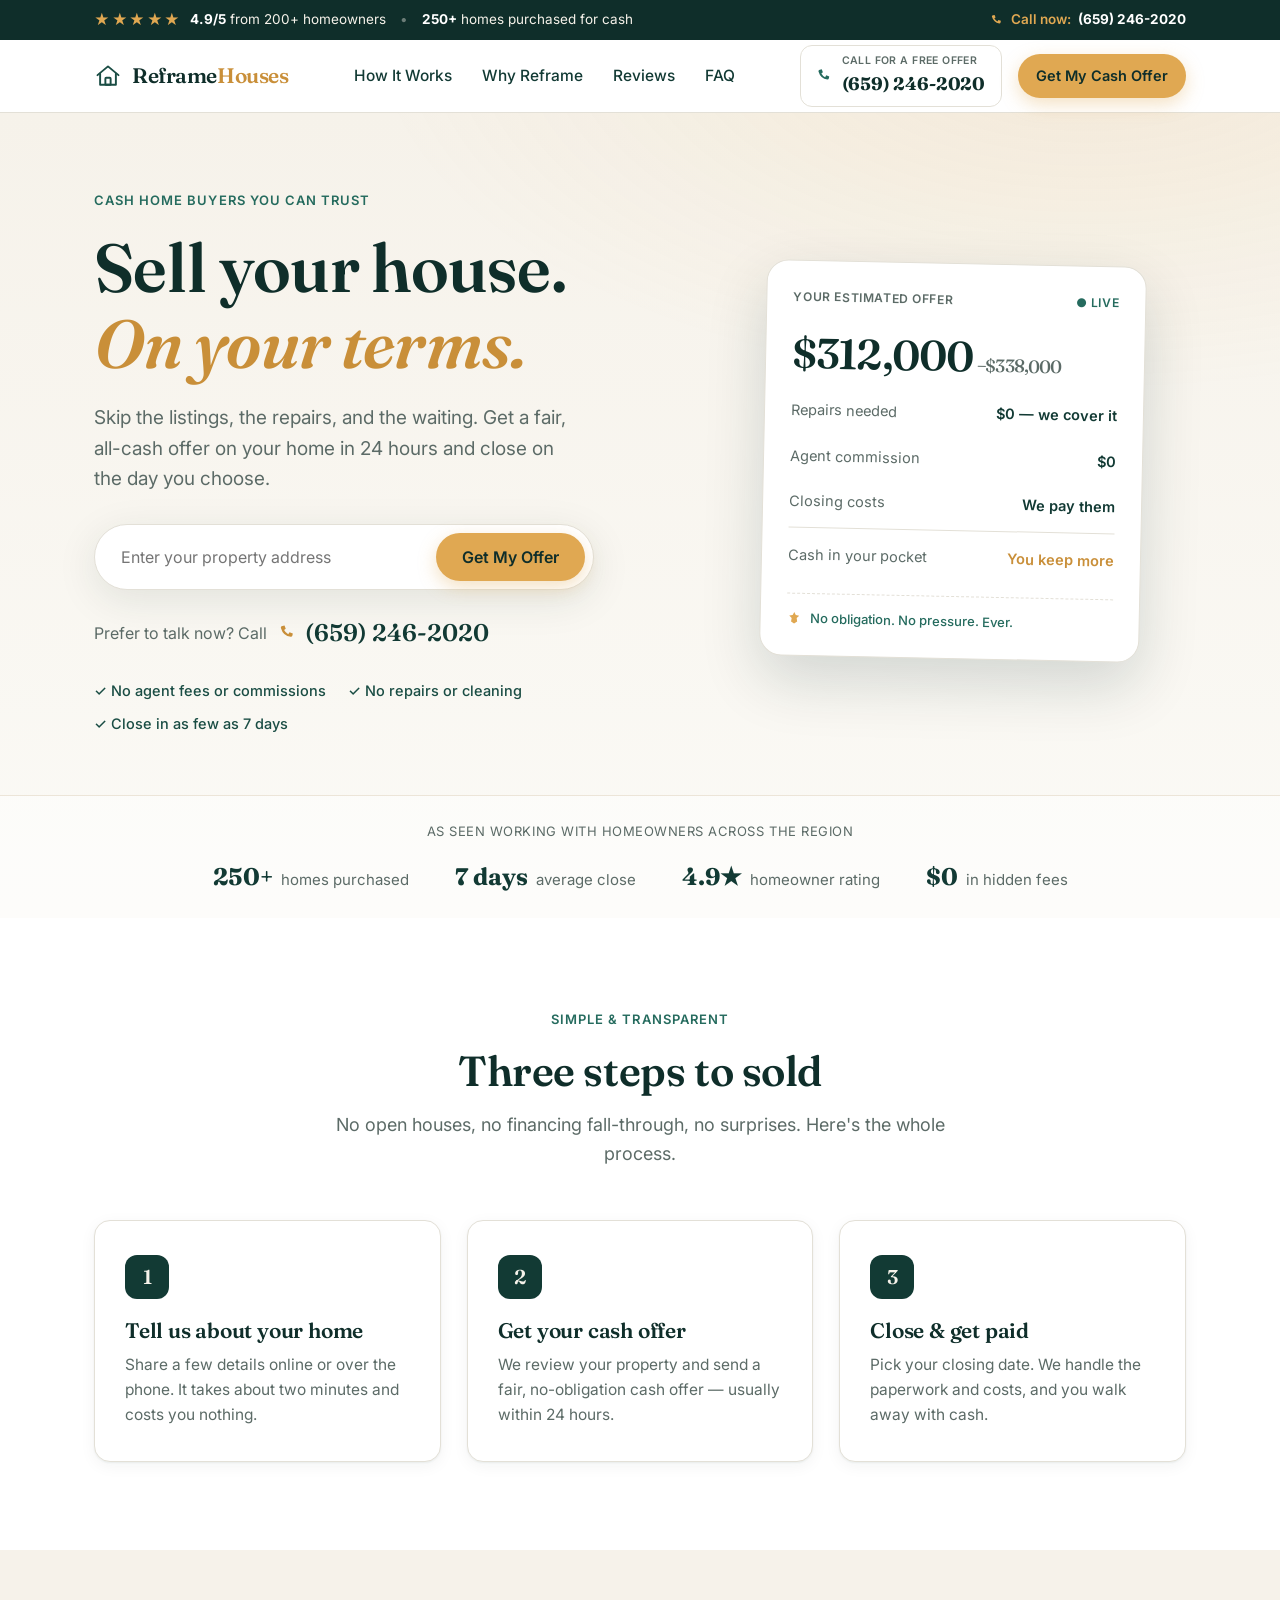
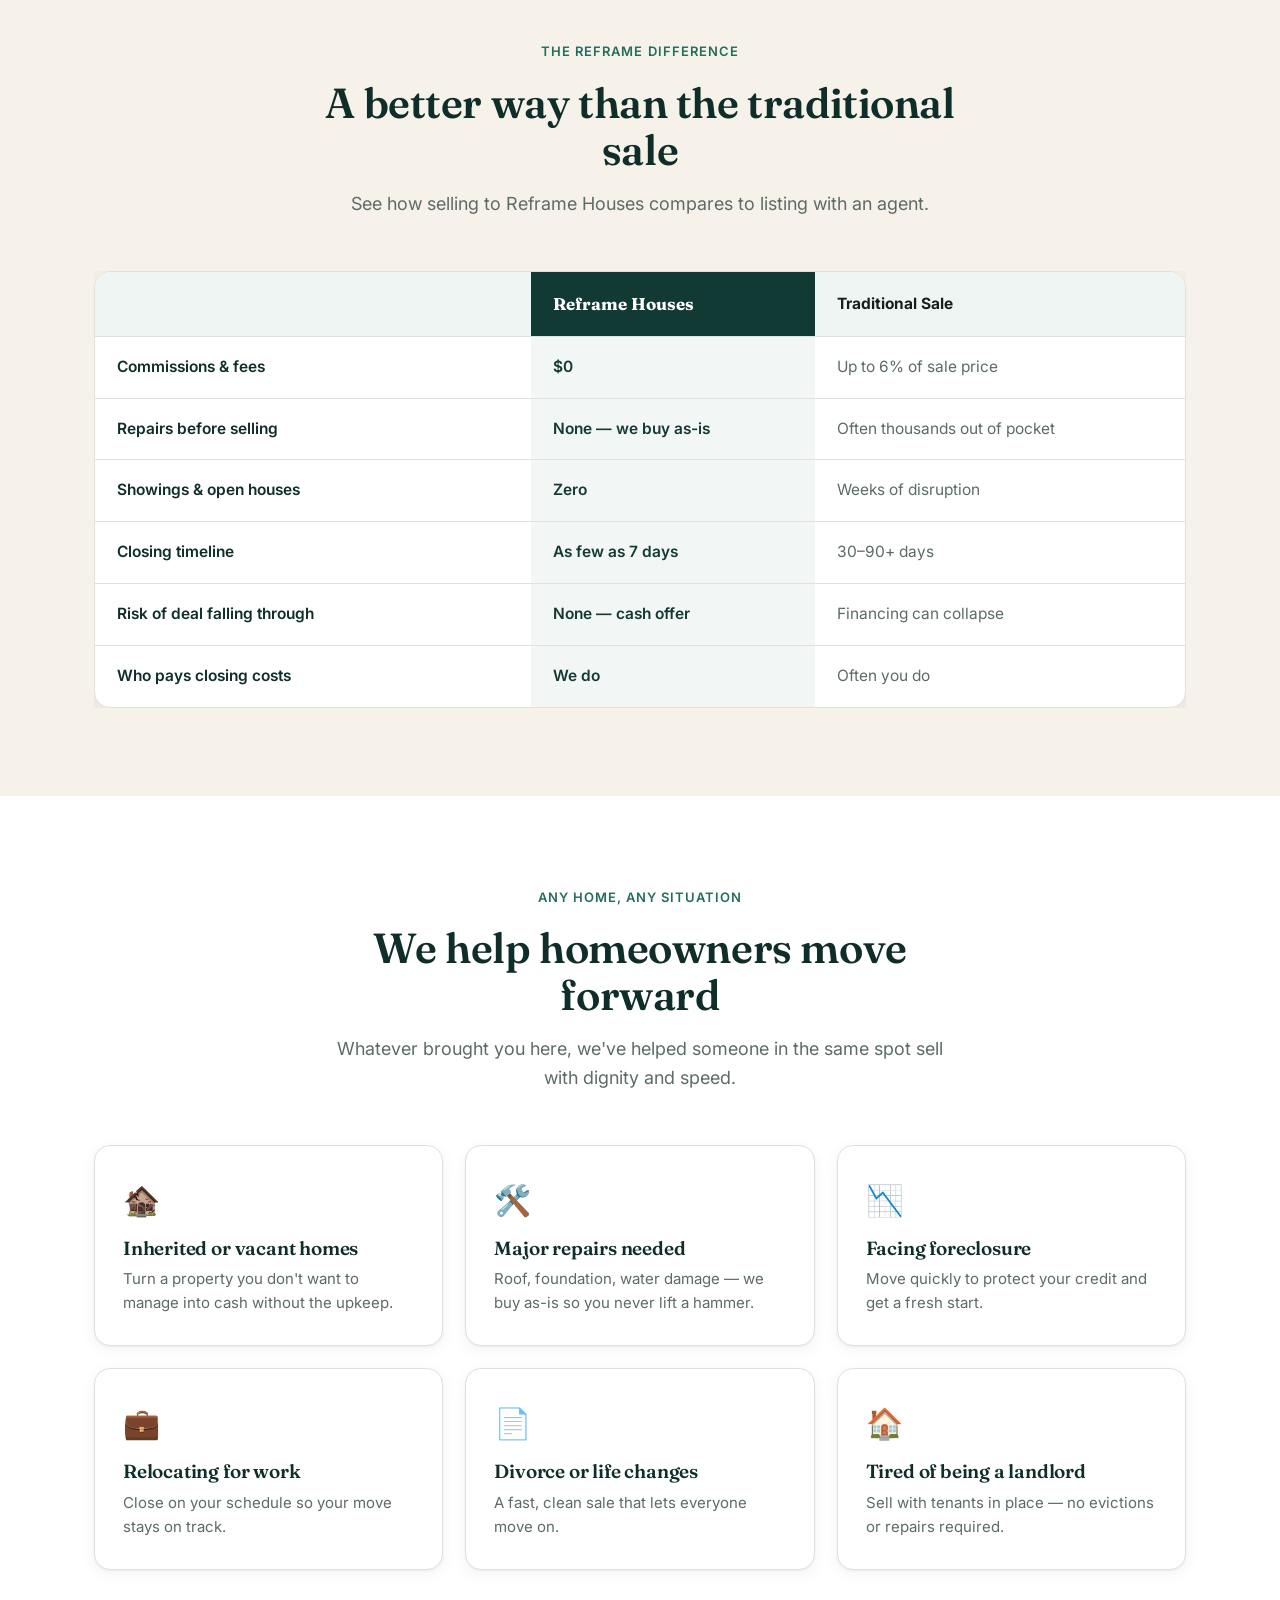
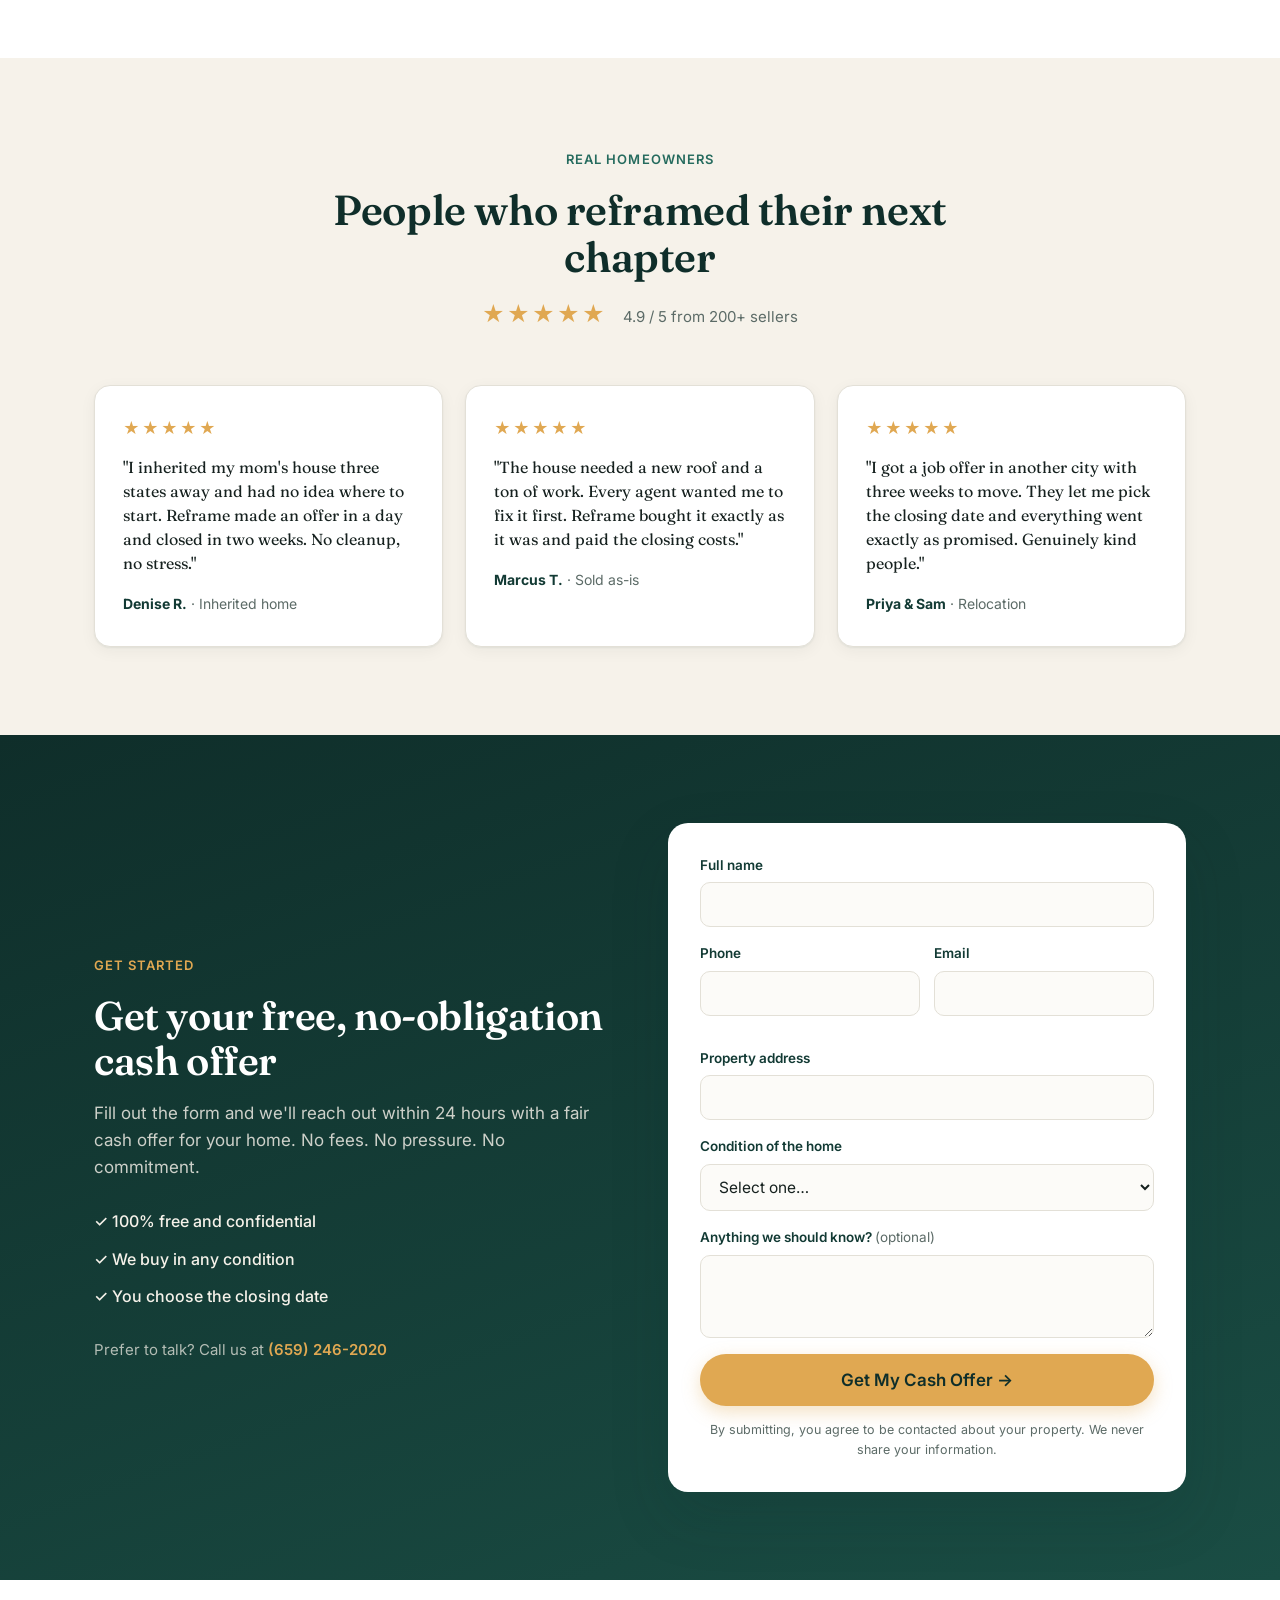
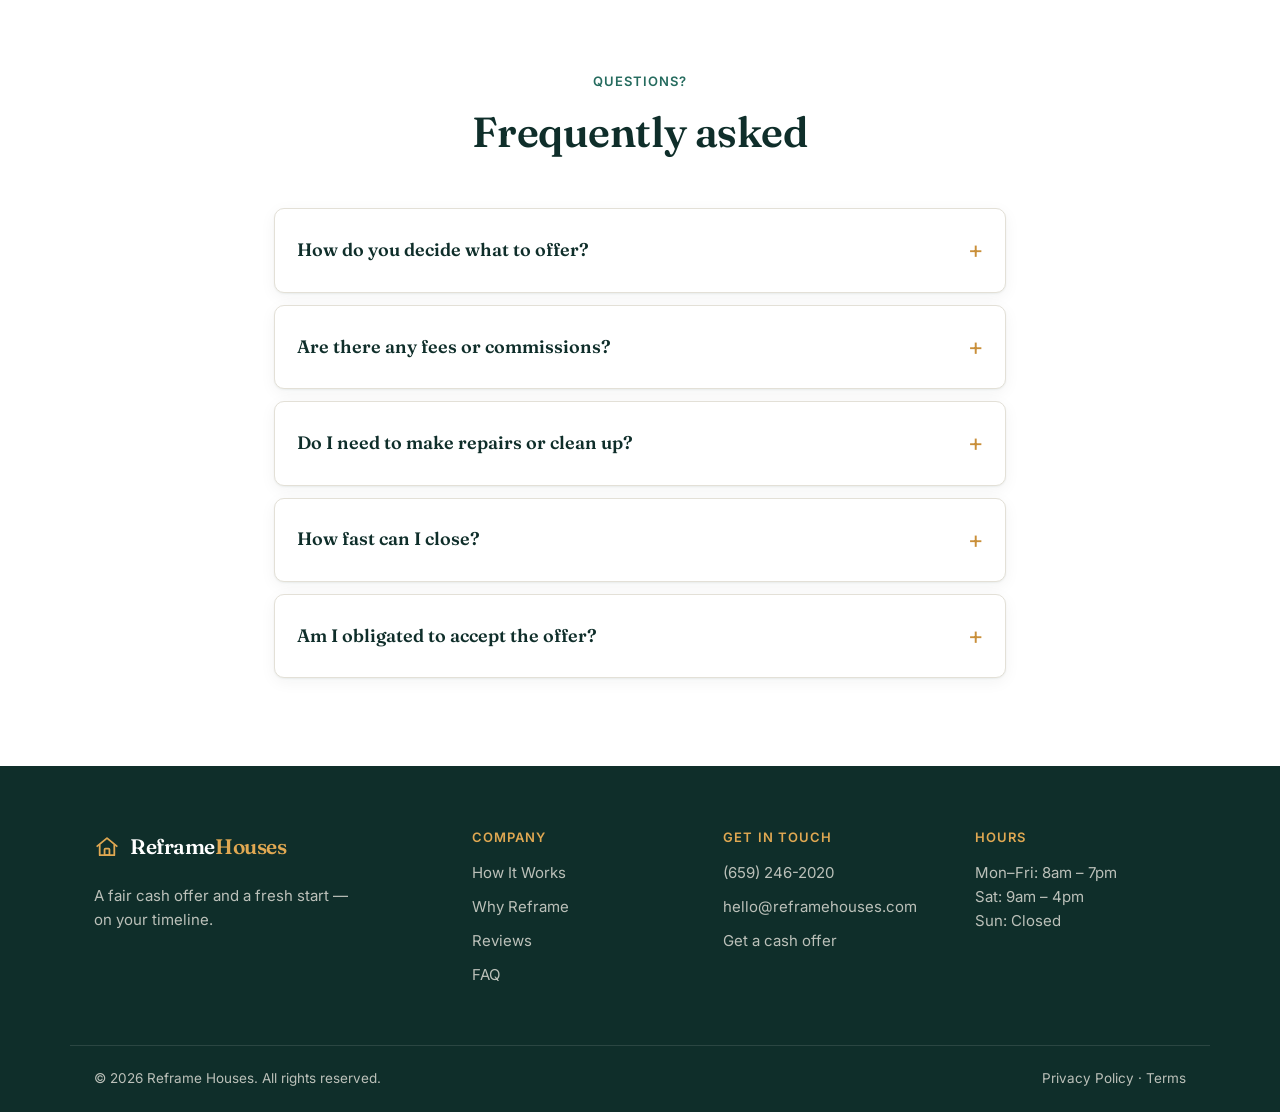
<file: public/index.html>
<!DOCTYPE html>
<html lang="en">
<head>
  <meta charset="UTF-8" />
  <meta name="viewport" content="width=device-width, initial-scale=1.0" />
  <title>Reframe Houses | Sell Your House Fast for Cash — No Fees, No Repairs</title>
  <meta name="description" content="Reframe Houses buys homes for cash in any condition. Get a fair, no-obligation cash offer and close on your timeline — no fees, no repairs, no showings." />
  <meta name="theme-color" content="#0f2e2a" />

  <!-- Open Graph -->
  <meta property="og:title" content="Reframe Houses — Sell Your House Fast for Cash" />
  <meta property="og:description" content="A fair cash offer in 24 hours. No fees, no repairs, close on your timeline." />
  <meta property="og:type" content="website" />

  <link rel="preconnect" href="https://fonts.googleapis.com" />
  <link rel="preconnect" href="https://fonts.gstatic.com" crossorigin />
  <link href="https://fonts.googleapis.com/css2?family=Fraunces:opsz,wght@9..144,400;9..144,500;9..144,600;9..144,700&family=Inter:wght@400;500;600;700&display=swap" rel="stylesheet" />
  <link rel="stylesheet" href="styles.css" />
</head>
<body>
  <!-- ===== Header ===== -->
  <header class="site-header" id="top">
    <!-- Review / trust + call bar -->
    <div class="topbar">
      <div class="container topbar-inner">
        <div class="topbar-left">
          <span class="topbar-item">
            <span class="topbar-stars" aria-label="Rated 4.9 out of 5 stars">★★★★★</span>
            <strong>4.9/5</strong>&nbsp;from 200+ homeowners
          </span>
          <span class="topbar-sep" aria-hidden="true">•</span>
          <span class="topbar-item"><strong>250+</strong>&nbsp;homes purchased for cash</span>
        </div>
        <a href="tel:+16592462020" class="topbar-phone">
          <svg viewBox="0 0 24 24" width="15" height="15" fill="none" aria-hidden="true"><path d="M6.5 3.5 9 3l1.5 4-2 1.5a12 12 0 0 0 5 5L15 11l4 1.5-.5 2.5a2 2 0 0 1-2 1.6A14 14 0 0 1 4.9 6.5a2 2 0 0 1 1.6-3Z" fill="currentColor"/></svg>
          Call now: <strong>(659) 246-2020</strong>
        </a>
      </div>
    </div>

    <div class="container header-inner">
      <a href="#top" class="logo" aria-label="Reframe Houses home">
        <span class="logo-mark" aria-hidden="true">
          <svg viewBox="0 0 32 32" width="28" height="28" fill="none">
            <path d="M4 15 16 5l12 10" stroke="currentColor" stroke-width="2.2" stroke-linecap="round" stroke-linejoin="round"/>
            <path d="M7 13.5V26h18V13.5" stroke="currentColor" stroke-width="2.2" stroke-linecap="round" stroke-linejoin="round"/>
            <rect x="13" y="18" width="6" height="8" rx="1" stroke="currentColor" stroke-width="2.2"/>
          </svg>
        </span>
        <span class="logo-text">Reframe<span>Houses</span></span>
      </a>

      <nav class="main-nav" aria-label="Primary">
        <a href="#how">How It Works</a>
        <a href="#why">Why Reframe</a>
        <a href="#reviews">Reviews</a>
        <a href="#faq">FAQ</a>
      </nav>

      <div class="header-actions">
        <a href="tel:+16592462020" class="header-phone">
          <svg viewBox="0 0 24 24" width="18" height="18" fill="none" aria-hidden="true"><path d="M6.5 3.5 9 3l1.5 4-2 1.5a12 12 0 0 0 5 5L15 11l4 1.5-.5 2.5a2 2 0 0 1-2 1.6A14 14 0 0 1 4.9 6.5a2 2 0 0 1 1.6-3Z" fill="currentColor"/></svg>
          <span class="header-phone-label">Call for a free offer</span>
          <span class="header-phone-num">(659) 246-2020</span>
        </a>
        <a href="#offer" class="btn btn-primary btn-sm">Get My Cash Offer</a>
        <button class="nav-toggle" aria-label="Open menu" aria-expanded="false">
          <span></span><span></span><span></span>
        </button>
      </div>
    </div>
  </header>

  <!-- ===== Hero ===== -->
  <section class="hero">
    <div class="container hero-grid">
      <div class="hero-copy">
        <span class="eyebrow">Cash home buyers you can trust</span>
        <h1>Sell your house.<br /><span class="accent">On your terms.</span></h1>
        <p class="hero-sub">
          Skip the listings, the repairs, and the waiting. Get a fair, all-cash
          offer on your home in 24 hours and close on the day you choose.
        </p>

        <form class="offer-mini" id="offer" novalidate>
          <label class="sr-only" for="mini-address">Property address</label>
          <input id="mini-address" name="address" type="text" placeholder="Enter your property address" autocomplete="street-address" required />
          <button type="submit" class="btn btn-primary">Get My Offer</button>
        </form>

        <p class="hero-call">
          Prefer to talk now? Call
          <a href="tel:+16592462020">
            <svg viewBox="0 0 24 24" width="20" height="20" fill="none" aria-hidden="true"><path d="M6.5 3.5 9 3l1.5 4-2 1.5a12 12 0 0 0 5 5L15 11l4 1.5-.5 2.5a2 2 0 0 1-2 1.6A14 14 0 0 1 4.9 6.5a2 2 0 0 1 1.6-3Z" fill="currentColor"/></svg>
            (659) 246-2020
          </a>
        </p>

        <ul class="hero-trust">
          <li>✓ No agent fees or commissions</li>
          <li>✓ No repairs or cleaning</li>
          <li>✓ Close in as few as 7 days</li>
        </ul>
      </div>

      <div class="hero-card-wrap" aria-hidden="false">
        <div class="hero-card">
          <div class="hero-card-head">
            <span class="tag">Your estimated offer</span>
            <span class="tag tag-live">● Live</span>
          </div>
          <div class="hero-card-amount">$312,000<span>–$338,000</span></div>
          <div class="hero-card-row"><span>Repairs needed</span><strong>$0 — we cover it</strong></div>
          <div class="hero-card-row"><span>Agent commission</span><strong>$0</strong></div>
          <div class="hero-card-row"><span>Closing costs</span><strong>We pay them</strong></div>
          <div class="hero-card-divider"></div>
          <div class="hero-card-row total"><span>Cash in your pocket</span><strong>You keep more</strong></div>
          <div class="hero-card-foot">
            <svg viewBox="0 0 24 24" width="15" height="15" fill="none" aria-hidden="true"><path d="M12 2l2.5 5 5.5.8-4 3.9.9 5.5L12 20.5 7.1 17.2l.9-5.5-4-3.9L9.5 7 12 2Z" fill="currentColor"/></svg>
            No obligation. No pressure. Ever.
          </div>
        </div>
      </div>
    </div>

    <div class="hero-logos">
      <div class="container hero-logos-inner">
        <span>As seen working with homeowners across the region</span>
        <div class="stat-row">
          <div><strong>250+</strong> homes purchased</div>
          <div><strong>7 days</strong> average close</div>
          <div><strong>4.9★</strong> homeowner rating</div>
          <div><strong>$0</strong> in hidden fees</div>
        </div>
      </div>
    </div>
  </section>

  <!-- ===== How It Works ===== -->
  <section class="section" id="how">
    <div class="container">
      <div class="section-head center">
        <span class="eyebrow">Simple &amp; transparent</span>
        <h2>Three steps to sold</h2>
        <p>No open houses, no financing fall-through, no surprises. Here's the whole process.</p>
      </div>

      <div class="steps">
        <article class="step">
          <div class="step-num">1</div>
          <h3>Tell us about your home</h3>
          <p>Share a few details online or over the phone. It takes about two minutes and costs you nothing.</p>
        </article>
        <article class="step">
          <div class="step-num">2</div>
          <h3>Get your cash offer</h3>
          <p>We review your property and send a fair, no-obligation cash offer — usually within 24 hours.</p>
        </article>
        <article class="step">
          <div class="step-num">3</div>
          <h3>Close &amp; get paid</h3>
          <p>Pick your closing date. We handle the paperwork and costs, and you walk away with cash.</p>
        </article>
      </div>
    </div>
  </section>

  <!-- ===== Why Reframe / Comparison ===== -->
  <section class="section section-alt" id="why">
    <div class="container">
      <div class="section-head center">
        <span class="eyebrow">The Reframe difference</span>
        <h2>A better way than the traditional sale</h2>
        <p>See how selling to Reframe Houses compares to listing with an agent.</p>
      </div>

      <div class="compare">
        <table class="compare-table">
          <thead>
            <tr>
              <th scope="col"></th>
              <th scope="col" class="col-us">
                <span class="col-badge">Reframe Houses</span>
              </th>
              <th scope="col">Traditional Sale</th>
            </tr>
          </thead>
          <tbody>
            <tr><th scope="row">Commissions &amp; fees</th><td class="col-us">$0</td><td>Up to 6% of sale price</td></tr>
            <tr><th scope="row">Repairs before selling</th><td class="col-us">None — we buy as-is</td><td>Often thousands out of pocket</td></tr>
            <tr><th scope="row">Showings &amp; open houses</th><td class="col-us">Zero</td><td>Weeks of disruption</td></tr>
            <tr><th scope="row">Closing timeline</th><td class="col-us">As few as 7 days</td><td>30–90+ days</td></tr>
            <tr><th scope="row">Risk of deal falling through</th><td class="col-us">None — cash offer</td><td>Financing can collapse</td></tr>
            <tr><th scope="row">Who pays closing costs</th><td class="col-us">We do</td><td>Often you do</td></tr>
          </tbody>
        </table>
      </div>
    </div>
  </section>

  <!-- ===== Situations ===== -->
  <section class="section" id="situations">
    <div class="container">
      <div class="section-head center">
        <span class="eyebrow">Any home, any situation</span>
        <h2>We help homeowners move forward</h2>
        <p>Whatever brought you here, we've helped someone in the same spot sell with dignity and speed.</p>
      </div>

      <div class="cards">
        <div class="card"><div class="card-ico">🏚️</div><h3>Inherited or vacant homes</h3><p>Turn a property you don't want to manage into cash without the upkeep.</p></div>
        <div class="card"><div class="card-ico">🛠️</div><h3>Major repairs needed</h3><p>Roof, foundation, water damage — we buy as-is so you never lift a hammer.</p></div>
        <div class="card"><div class="card-ico">📉</div><h3>Facing foreclosure</h3><p>Move quickly to protect your credit and get a fresh start.</p></div>
        <div class="card"><div class="card-ico">💼</div><h3>Relocating for work</h3><p>Close on your schedule so your move stays on track.</p></div>
        <div class="card"><div class="card-ico">📄</div><h3>Divorce or life changes</h3><p>A fast, clean sale that lets everyone move on.</p></div>
        <div class="card"><div class="card-ico">🏠</div><h3>Tired of being a landlord</h3><p>Sell with tenants in place — no evictions or repairs required.</p></div>
      </div>
    </div>
  </section>

  <!-- ===== Reviews ===== -->
  <section class="section section-alt" id="reviews">
    <div class="container">
      <div class="section-head center">
        <span class="eyebrow">Real homeowners</span>
        <h2>People who reframed their next chapter</h2>
        <div class="stars-big" aria-label="4.9 out of 5 stars">★★★★★ <span>4.9 / 5 from 200+ sellers</span></div>
      </div>

      <div class="reviews">
        <figure class="review">
          <div class="stars" aria-hidden="true">★★★★★</div>
          <blockquote>"I inherited my mom's house three states away and had no idea where to start. Reframe made an offer in a day and closed in two weeks. No cleanup, no stress."</blockquote>
          <figcaption><strong>Denise R.</strong> · Inherited home</figcaption>
        </figure>
        <figure class="review">
          <div class="stars" aria-hidden="true">★★★★★</div>
          <blockquote>"The house needed a new roof and a ton of work. Every agent wanted me to fix it first. Reframe bought it exactly as it was and paid the closing costs."</blockquote>
          <figcaption><strong>Marcus T.</strong> · Sold as-is</figcaption>
        </figure>
        <figure class="review">
          <div class="stars" aria-hidden="true">★★★★★</div>
          <blockquote>"I got a job offer in another city with three weeks to move. They let me pick the closing date and everything went exactly as promised. Genuinely kind people."</blockquote>
          <figcaption><strong>Priya &amp; Sam</strong> · Relocation</figcaption>
        </figure>
      </div>
    </div>
  </section>

  <!-- ===== Offer form (full) ===== -->
  <section class="section cta-section" id="get-offer">
    <div class="container">
      <div class="cta-grid">
        <div class="cta-copy">
          <span class="eyebrow eyebrow-light">Get started</span>
          <h2>Get your free, no-obligation cash offer</h2>
          <p>Fill out the form and we'll reach out within 24 hours with a fair cash offer for your home. No fees. No pressure. No commitment.</p>
          <ul class="cta-points">
            <li>✓ 100% free and confidential</li>
            <li>✓ We buy in any condition</li>
            <li>✓ You choose the closing date</li>
          </ul>
          <p class="cta-call">Prefer to talk? Call us at <a href="tel:+16592462020">(659) 246-2020</a></p>
        </div>

        <form class="offer-form" id="lead-form" novalidate>
          <div class="form-row">
            <div class="field">
              <label for="name">Full name</label>
              <input id="name" name="name" type="text" autocomplete="name" required />
            </div>
          </div>
          <div class="form-row two">
            <div class="field">
              <label for="phone">Phone</label>
              <input id="phone" name="phone" type="tel" autocomplete="tel" required />
            </div>
            <div class="field">
              <label for="email">Email</label>
              <input id="email" name="email" type="email" autocomplete="email" required />
            </div>
          </div>
          <div class="field">
            <label for="property">Property address</label>
            <input id="property" name="property" type="text" autocomplete="street-address" required />
          </div>
          <div class="field">
            <label for="condition">Condition of the home</label>
            <select id="condition" name="condition">
              <option value="">Select one…</option>
              <option>Move-in ready</option>
              <option>Needs minor work</option>
              <option>Needs major repairs</option>
              <option>Not sure</option>
            </select>
          </div>
          <div class="field">
            <label for="notes">Anything we should know? <span class="opt">(optional)</span></label>
            <textarea id="notes" name="notes" rows="3"></textarea>
          </div>
          <button type="submit" class="btn btn-primary btn-block">Get My Cash Offer →</button>
          <p class="form-fine">By submitting, you agree to be contacted about your property. We never share your information.</p>
          <p class="form-success" id="form-success" hidden>✓ Thanks! We've received your info and will reach out within 24 hours.</p>
        </form>
      </div>
    </div>
  </section>

  <!-- ===== FAQ ===== -->
  <section class="section" id="faq">
    <div class="container narrow">
      <div class="section-head center">
        <span class="eyebrow">Questions?</span>
        <h2>Frequently asked</h2>
      </div>

      <div class="faq">
        <details>
          <summary>How do you decide what to offer?</summary>
          <p>We look at your home's location, condition, and recent sales of comparable properties nearby. Then we factor in the repairs we'll take on so you don't have to. You'll get a clear, fair number with no obligation to accept.</p>
        </details>
        <details>
          <summary>Are there any fees or commissions?</summary>
          <p>None. Unlike a traditional sale, there are no agent commissions, listing fees, or closing costs on your end — we cover them. The offer we make is the amount you walk away with.</p>
        </details>
        <details>
          <summary>Do I need to make repairs or clean up?</summary>
          <p>No. We buy homes exactly as they are. Leave behind anything you don't want, skip the repairs, and let us handle the rest.</p>
        </details>
        <details>
          <summary>How fast can I close?</summary>
          <p>Because we pay in cash, we can close in as few as 7 days. If you need more time, you pick the date that works for you.</p>
        </details>
        <details>
          <summary>Am I obligated to accept the offer?</summary>
          <p>Never. Our offer is completely free and no-obligation. If it's not the right fit, there's no cost and no pressure.</p>
        </details>
      </div>
    </div>
  </section>

  <!-- ===== Footer ===== -->
  <footer class="site-footer">
    <div class="container footer-grid">
      <div class="footer-brand">
        <a href="#top" class="logo logo-light">
          <span class="logo-mark" aria-hidden="true">
            <svg viewBox="0 0 32 32" width="26" height="26" fill="none">
              <path d="M4 15 16 5l12 10" stroke="currentColor" stroke-width="2.2" stroke-linecap="round" stroke-linejoin="round"/>
              <path d="M7 13.5V26h18V13.5" stroke="currentColor" stroke-width="2.2" stroke-linecap="round" stroke-linejoin="round"/>
              <rect x="13" y="18" width="6" height="8" rx="1" stroke="currentColor" stroke-width="2.2"/>
            </svg>
          </span>
          <span class="logo-text">Reframe<span>Houses</span></span>
        </a>
        <p>A fair cash offer and a fresh start — on your timeline.</p>
      </div>
      <div class="footer-col">
        <h4>Company</h4>
        <a href="#how">How It Works</a>
        <a href="#why">Why Reframe</a>
        <a href="#reviews">Reviews</a>
        <a href="#faq">FAQ</a>
      </div>
      <div class="footer-col">
        <h4>Get in touch</h4>
        <a href="tel:+16592462020">(659) 246-2020</a>
        <a href="mailto:hello@reframehouses.com">hello@reframehouses.com</a>
        <a href="#get-offer">Get a cash offer</a>
      </div>
      <div class="footer-col">
        <h4>Hours</h4>
        <p>Mon–Fri: 8am – 7pm<br />Sat: 9am – 4pm<br />Sun: Closed</p>
      </div>
    </div>
    <div class="container footer-bottom">
      <p>© <span id="year"></span> Reframe Houses. All rights reserved.</p>
      <p class="footer-legal"><a href="#">Privacy Policy</a> · <a href="#">Terms</a></p>
    </div>
  </footer>

  <!-- Mobile sticky tap-to-call -->
  <a href="tel:+16592462020" class="mobile-call-bar">
    <svg viewBox="0 0 24 24" width="20" height="20" fill="none" aria-hidden="true"><path d="M6.5 3.5 9 3l1.5 4-2 1.5a12 12 0 0 0 5 5L15 11l4 1.5-.5 2.5a2 2 0 0 1-2 1.6A14 14 0 0 1 4.9 6.5a2 2 0 0 1 1.6-3Z" fill="currentColor"/></svg>
    Tap to Call — (659) 246-2020
  </a>

  <script src="script.js"></script>
</body>
</html>
</file>
<file: styles.css>
/* ============================================================
   Reframe Houses — styles
   ============================================================ */

:root {
  --green-900: #0f2e2a;
  --green-800: #123a34;
  --green-700: #1a4d44;
  --green-600: #256b5e;
  --green-50:  #eef5f2;
  --sand:      #f6f2ea;
  --sand-200:  #ece5d8;
  --gold:      #e0a852;
  --gold-dark: #c98f39;
  --ink:       #16211f;
  --muted:     #5c6b67;
  --line:      #e3e0d7;
  --white:     #ffffff;

  --radius:    16px;
  --radius-sm: 10px;
  --shadow-sm: 0 1px 2px rgba(15,46,42,.06), 0 4px 16px rgba(15,46,42,.05);
  --shadow-md: 0 10px 40px rgba(15,46,42,.10);
  --shadow-lg: 0 24px 60px rgba(15,46,42,.16);

  --font-sans: 'Inter', -apple-system, BlinkMacSystemFont, 'Segoe UI', sans-serif;
  --font-serif: 'Fraunces', Georgia, serif;

  --maxw: 1140px;
}

* { box-sizing: border-box; }

html { scroll-behavior: smooth; }

body {
  margin: 0;
  font-family: var(--font-sans);
  color: var(--ink);
  background: var(--white);
  line-height: 1.6;
  -webkit-font-smoothing: antialiased;
}

h1, h2, h3, h4 { font-family: var(--font-serif); font-weight: 600; line-height: 1.12; margin: 0; letter-spacing: -0.01em; }

p { margin: 0; }

a { color: inherit; text-decoration: none; }

img { max-width: 100%; display: block; }

.container { width: 100%; max-width: var(--maxw); margin: 0 auto; padding: 0 24px; }
.container.narrow { max-width: 780px; }

.sr-only {
  position: absolute; width: 1px; height: 1px; padding: 0; margin: -1px;
  overflow: hidden; clip: rect(0 0 0 0); white-space: nowrap; border: 0;
}

/* ---------- Buttons ---------- */
.btn {
  display: inline-flex; align-items: center; justify-content: center; gap: 8px;
  font-family: var(--font-sans); font-weight: 600; font-size: 16px;
  padding: 14px 26px; border-radius: 999px; border: 0; cursor: pointer;
  transition: transform .15s ease, box-shadow .15s ease, background .15s ease;
  white-space: nowrap; text-align: center;
}
.btn-primary { background: var(--gold); color: var(--green-900); box-shadow: 0 6px 18px rgba(224,168,82,.35); }
.btn-primary:hover { background: var(--gold-dark); transform: translateY(-2px); box-shadow: 0 10px 24px rgba(224,168,82,.4); }
.btn-sm { padding: 10px 18px; font-size: 14.5px; }
.btn-block { width: 100%; padding: 16px; font-size: 17px; }

/* ---------- Header ---------- */
.site-header {
  position: sticky; top: 0; z-index: 50;
  background: rgba(255,255,255,.86);
  backdrop-filter: saturate(160%) blur(12px);
  border-bottom: 1px solid var(--line);
}
.header-inner { display: flex; align-items: center; justify-content: space-between; height: 72px; }

.logo { display: inline-flex; align-items: center; gap: 10px; color: var(--green-800); }
.logo-mark { display: inline-flex; color: var(--green-700); }
.logo-text { font-family: var(--font-serif); font-weight: 600; font-size: 21px; color: var(--green-900); letter-spacing: -0.02em; }
.logo-text span { color: var(--gold-dark); }
.logo-light { color: var(--sand); }
.logo-light .logo-mark { color: var(--gold); }
.logo-light .logo-text { color: var(--white); }
.logo-light .logo-text span { color: var(--gold); }

.main-nav { display: flex; gap: 30px; }
.main-nav a { font-weight: 500; font-size: 15.5px; color: var(--green-800); transition: color .15s; }
.main-nav a:hover { color: var(--gold-dark); }

.header-actions { display: flex; align-items: center; gap: 18px; }
.header-phone { display: inline-flex; align-items: center; gap: 7px; font-weight: 600; font-size: 15px; color: var(--green-800); }
.header-phone:hover { color: var(--gold-dark); }

.nav-toggle { display: none; flex-direction: column; gap: 5px; background: none; border: 0; cursor: pointer; padding: 6px; }
.nav-toggle span { width: 24px; height: 2px; background: var(--green-800); border-radius: 2px; transition: .2s; }

/* ---------- Hero ---------- */
.hero { position: relative; background:
    radial-gradient(1200px 600px at 85% -10%, rgba(224,168,82,.12), transparent 60%),
    linear-gradient(180deg, var(--sand) 0%, #fbfaf6 100%);
  overflow: hidden;
}
.hero-grid {
  display: grid; grid-template-columns: 1.1fr .9fr; gap: 56px;
  align-items: center; padding: 74px 24px 60px;
}
.eyebrow {
  display: inline-block; font-weight: 600; font-size: 13px; letter-spacing: .08em;
  text-transform: uppercase; color: var(--green-600); margin-bottom: 18px;
}
.eyebrow-light { color: var(--gold); }
.hero-copy h1 { font-size: clamp(44px, 6vw, 68px); font-weight: 600; color: var(--green-900); }
.hero-copy h1 .accent { color: var(--gold-dark); font-style: italic; }
.hero-sub { margin-top: 22px; font-size: 19px; color: var(--muted); max-width: 480px; }

.offer-mini {
  display: flex; gap: 8px; margin-top: 30px; background: var(--white);
  padding: 8px; border-radius: 999px; box-shadow: var(--shadow-md);
  max-width: 500px; border: 1px solid var(--line);
}
.offer-mini input {
  flex: 1; border: 0; background: transparent; padding: 0 18px; font-size: 16px;
  font-family: var(--font-sans); color: var(--ink); min-width: 0;
}
.offer-mini input:focus { outline: none; }

.hero-trust { list-style: none; margin: 26px 0 0; padding: 0; display: flex; flex-wrap: wrap; gap: 10px 22px; }
.hero-trust li { font-size: 14.5px; font-weight: 500; color: var(--green-700); }

/* Hero card */
.hero-card-wrap { display: flex; justify-content: center; }
.hero-card {
  width: 100%; max-width: 380px; background: var(--white);
  border-radius: 22px; padding: 26px; box-shadow: var(--shadow-lg);
  border: 1px solid var(--line);
  transform: rotate(1.2deg);
}
.hero-card-head { display: flex; justify-content: space-between; align-items: center; margin-bottom: 14px; }
.tag { font-size: 12px; font-weight: 600; color: var(--muted); text-transform: uppercase; letter-spacing: .05em; }
.tag-live { color: var(--green-600); }
.hero-card-amount { font-family: var(--font-serif); font-size: 42px; font-weight: 600; color: var(--green-900); letter-spacing: -0.02em; }
.hero-card-amount span { font-size: 18px; color: var(--muted); font-weight: 500; margin-left: 4px; }
.hero-card-row { display: flex; justify-content: space-between; align-items: center; padding: 11px 0; font-size: 14.5px; color: var(--muted); }
.hero-card-row strong { color: var(--green-800); font-weight: 600; }
.hero-card-row.total strong { color: var(--gold-dark); }
.hero-card-divider { height: 1px; background: var(--line); margin: 4px 0; }
.hero-card-foot { display: flex; align-items: center; gap: 8px; margin-top: 16px; padding-top: 14px; border-top: 1px dashed var(--line); font-size: 13px; color: var(--green-600); font-weight: 500; }
.hero-card-foot svg { color: var(--gold); }

/* Hero logos / stats */
.hero-logos { border-top: 1px solid var(--sand-200); background: rgba(255,255,255,.5); }
.hero-logos-inner { padding: 22px 24px; text-align: center; }
.hero-logos-inner > span { font-size: 13px; letter-spacing: .04em; text-transform: uppercase; color: var(--muted); }
.stat-row { display: flex; flex-wrap: wrap; justify-content: center; gap: 14px 46px; margin-top: 14px; }
.stat-row div { font-size: 15px; color: var(--muted); }
.stat-row strong { font-family: var(--font-serif); font-size: 24px; color: var(--green-800); margin-right: 4px; }

/* ---------- Sections ---------- */
.section { padding: 88px 0; }
.section-alt { background: var(--sand); }
.section-head { max-width: 640px; margin-bottom: 52px; }
.section-head.center { margin-left: auto; margin-right: auto; text-align: center; }
.section-head h2 { font-size: clamp(30px, 4vw, 42px); color: var(--green-900); }
.section-head p { margin-top: 16px; font-size: 18px; color: var(--muted); }

/* Steps */
.steps { display: grid; grid-template-columns: repeat(3, 1fr); gap: 26px; }
.step {
  background: var(--white); border: 1px solid var(--line); border-radius: var(--radius);
  padding: 34px 30px; box-shadow: var(--shadow-sm); position: relative;
}
.step-num {
  width: 44px; height: 44px; border-radius: 12px; background: var(--green-800); color: var(--sand);
  display: flex; align-items: center; justify-content: center; font-family: var(--font-serif);
  font-size: 20px; font-weight: 600; margin-bottom: 20px;
}
.step h3 { font-size: 21px; color: var(--green-900); margin-bottom: 10px; }
.step p { color: var(--muted); font-size: 15.5px; }

/* Compare table */
.compare { overflow-x: auto; }
.compare-table {
  width: 100%; border-collapse: separate; border-spacing: 0; min-width: 560px;
  background: var(--white); border-radius: var(--radius); overflow: hidden;
  box-shadow: var(--shadow-md); border: 1px solid var(--line);
}
.compare-table th, .compare-table td { padding: 18px 22px; text-align: left; font-size: 15.5px; }
.compare-table thead th { background: var(--green-50); border-bottom: 1px solid var(--line); }
.compare-table thead .col-us { background: var(--green-800); }
.col-badge { display: inline-block; color: var(--white); font-family: var(--font-serif); font-size: 17px; }
.compare-table tbody th { font-weight: 600; color: var(--green-900); width: 40%; }
.compare-table tbody tr:not(:last-child) th,
.compare-table tbody tr:not(:last-child) td { border-bottom: 1px solid var(--line); }
.compare-table td { color: var(--muted); }
.compare-table td.col-us { color: var(--green-800); font-weight: 600; background: rgba(37,107,94,.06); }

/* Cards */
.cards { display: grid; grid-template-columns: repeat(3, 1fr); gap: 22px; }
.card {
  background: var(--white); border: 1px solid var(--line); border-radius: var(--radius);
  padding: 30px 28px; box-shadow: var(--shadow-sm); transition: transform .18s, box-shadow .18s;
}
.card:hover { transform: translateY(-4px); box-shadow: var(--shadow-md); }
.card-ico { font-size: 30px; margin-bottom: 14px; }
.card h3 { font-size: 19px; color: var(--green-900); margin-bottom: 8px; }
.card p { color: var(--muted); font-size: 15px; }

/* Reviews */
.stars-big { margin-top: 16px; color: var(--gold); font-size: 22px; letter-spacing: 2px; }
.stars-big span { font-family: var(--font-sans); font-size: 15px; color: var(--muted); letter-spacing: 0; margin-left: 8px; }
.reviews { display: grid; grid-template-columns: repeat(3, 1fr); gap: 22px; }
.review {
  background: var(--white); border: 1px solid var(--line); border-radius: var(--radius);
  padding: 30px 28px; margin: 0; box-shadow: var(--shadow-sm);
}
.review .stars { color: var(--gold); letter-spacing: 2px; margin-bottom: 14px; }
.review blockquote { margin: 0 0 18px; font-size: 16px; color: var(--ink); font-family: var(--font-serif); font-weight: 400; line-height: 1.5; }
.review figcaption { font-size: 14px; color: var(--muted); }
.review figcaption strong { color: var(--green-800); }

/* CTA section */
.cta-section { background: linear-gradient(160deg, var(--green-900), var(--green-700)); color: var(--sand); }
.cta-grid { display: grid; grid-template-columns: 1fr 1fr; gap: 56px; align-items: center; }
.cta-copy h2 { color: var(--white); font-size: clamp(28px, 3.6vw, 40px); }
.cta-copy p { color: rgba(246,242,234,.82); font-size: 17px; margin-top: 16px; }
.cta-points { list-style: none; padding: 0; margin: 22px 0; }
.cta-points li { padding: 6px 0; font-weight: 500; color: var(--sand); }
.cta-call { margin-top: 20px !important; font-size: 15px !important; color: rgba(246,242,234,.7) !important; }
.cta-call a { color: var(--gold); font-weight: 600; }

.offer-form {
  background: var(--white); border-radius: 20px; padding: 32px; box-shadow: var(--shadow-lg); color: var(--ink);
}
.form-row { margin-bottom: 16px; }
.form-row.two { display: grid; grid-template-columns: 1fr 1fr; gap: 14px; }
.field { margin-bottom: 16px; display: flex; flex-direction: column; }
.field label { font-size: 13.5px; font-weight: 600; color: var(--green-800); margin-bottom: 6px; }
.field .opt { color: var(--muted); font-weight: 400; }
.field input, .field select, .field textarea {
  font-family: var(--font-sans); font-size: 15.5px; padding: 12px 14px;
  border: 1px solid var(--line); border-radius: var(--radius-sm); background: #fcfbf8;
  color: var(--ink); transition: border .15s, box-shadow .15s; width: 100%;
}
.field input:focus, .field select:focus, .field textarea:focus {
  outline: none; border-color: var(--green-600); box-shadow: 0 0 0 3px rgba(37,107,94,.14); background: var(--white);
}
.field textarea { resize: vertical; }
.form-fine { font-size: 12.5px; color: var(--muted); margin-top: 14px; text-align: center; }
.form-success { margin-top: 16px; padding: 12px 16px; background: var(--green-50); color: var(--green-700); border-radius: var(--radius-sm); font-weight: 600; font-size: 14.5px; text-align: center; }

/* FAQ */
.faq { display: flex; flex-direction: column; gap: 12px; }
.faq details {
  background: var(--white); border: 1px solid var(--line); border-radius: var(--radius-sm);
  padding: 4px 22px; box-shadow: var(--shadow-sm);
}
.faq summary {
  list-style: none; cursor: pointer; font-family: var(--font-serif); font-weight: 600;
  font-size: 18px; color: var(--green-900); padding: 18px 0; display: flex;
  justify-content: space-between; align-items: center; gap: 16px;
}
.faq summary::-webkit-details-marker { display: none; }
.faq summary::after { content: '+'; font-family: var(--font-sans); font-size: 24px; color: var(--gold-dark); font-weight: 400; transition: transform .2s; }
.faq details[open] summary::after { transform: rotate(45deg); }
.faq details p { color: var(--muted); font-size: 15.5px; padding: 0 0 20px; }

/* Footer */
.site-footer { background: var(--green-900); color: rgba(246,242,234,.75); padding-top: 64px; }
.footer-grid { display: grid; grid-template-columns: 1.6fr 1fr 1fr 1fr; gap: 40px; padding-bottom: 48px; }
.footer-brand p { margin-top: 16px; font-size: 15px; max-width: 260px; }
.footer-col h4 { font-family: var(--font-sans); font-size: 13px; text-transform: uppercase; letter-spacing: .08em; color: var(--gold); margin-bottom: 16px; }
.footer-col a, .footer-col p { display: block; color: rgba(246,242,234,.75); font-size: 15px; margin-bottom: 10px; transition: color .15s; }
.footer-col a:hover { color: var(--gold); }
.footer-bottom { display: flex; justify-content: space-between; align-items: center; padding: 22px 24px; border-top: 1px solid rgba(246,242,234,.12); font-size: 13.5px; }
.footer-bottom p { margin: 0; }
.footer-legal a:hover { color: var(--gold); }

/* ---------- Responsive ---------- */
@media (max-width: 900px) {
  .main-nav { display: none; }
  .header-phone { display: none; }
  .nav-toggle { display: flex; }
  .hero-grid { grid-template-columns: 1fr; gap: 40px; padding-top: 54px; }
  .hero-card { transform: none; max-width: 420px; }
  .steps, .cards, .reviews { grid-template-columns: 1fr; }
  .cta-grid { grid-template-columns: 1fr; gap: 36px; }
  .footer-grid { grid-template-columns: 1fr 1fr; gap: 32px; }

  /* Mobile menu */
  .main-nav.open {
    display: flex; flex-direction: column; position: absolute; top: 72px; left: 0; right: 0;
    background: var(--white); padding: 20px 24px; gap: 4px; border-bottom: 1px solid var(--line);
    box-shadow: var(--shadow-md);
  }
  .main-nav.open a { padding: 12px 0; font-size: 17px; }
}

@media (max-width: 560px) {
  .section { padding: 64px 0; }
  .offer-mini { flex-direction: column; border-radius: var(--radius); background: transparent; box-shadow: none; border: 0; padding: 0; }
  .offer-mini input { background: var(--white); border: 1px solid var(--line); border-radius: 999px; padding: 14px 20px; box-shadow: var(--shadow-sm); }
  .offer-mini .btn { width: 100%; }
  .form-row.two { grid-template-columns: 1fr; }
  .footer-grid { grid-template-columns: 1fr; }
  .footer-bottom { flex-direction: column; gap: 10px; text-align: center; }
  .stat-row { gap: 14px 28px; }
}
</file>
<file: docs/styles.css>
/* ============================================================
   Reframe Houses — styles
   ============================================================ */

:root {
  --green-900: #0f2e2a;
  --green-800: #123a34;
  --green-700: #1a4d44;
  --green-600: #256b5e;
  --green-50:  #eef5f2;
  --sand:      #f6f2ea;
  --sand-200:  #ece5d8;
  --gold:      #e0a852;
  --gold-dark: #c98f39;
  --ink:       #16211f;
  --muted:     #5c6b67;
  --line:      #e3e0d7;
  --white:     #ffffff;

  --radius:    16px;
  --radius-sm: 10px;
  --shadow-sm: 0 1px 2px rgba(15,46,42,.06), 0 4px 16px rgba(15,46,42,.05);
  --shadow-md: 0 10px 40px rgba(15,46,42,.10);
  --shadow-lg: 0 24px 60px rgba(15,46,42,.16);

  --font-sans: 'Inter', -apple-system, BlinkMacSystemFont, 'Segoe UI', sans-serif;
  --font-serif: 'Fraunces', Georgia, serif;

  --maxw: 1140px;
}

* { box-sizing: border-box; }

html { scroll-behavior: smooth; }

body {
  margin: 0;
  font-family: var(--font-sans);
  color: var(--ink);
  background: var(--white);
  line-height: 1.6;
  -webkit-font-smoothing: antialiased;
}

h1, h2, h3, h4 { font-family: var(--font-serif); font-weight: 600; line-height: 1.12; margin: 0; letter-spacing: -0.01em; }

p { margin: 0; }

a { color: inherit; text-decoration: none; }

img { max-width: 100%; display: block; }

.container { width: 100%; max-width: var(--maxw); margin: 0 auto; padding: 0 24px; }
.container.narrow { max-width: 780px; }

.sr-only {
  position: absolute; width: 1px; height: 1px; padding: 0; margin: -1px;
  overflow: hidden; clip: rect(0 0 0 0); white-space: nowrap; border: 0;
}

/* ---------- Buttons ---------- */
.btn {
  display: inline-flex; align-items: center; justify-content: center; gap: 8px;
  font-family: var(--font-sans); font-weight: 600; font-size: 16px;
  padding: 14px 26px; border-radius: 999px; border: 0; cursor: pointer;
  transition: transform .15s ease, box-shadow .15s ease, background .15s ease;
  white-space: nowrap; text-align: center;
}
.btn-primary { background: var(--gold); color: var(--green-900); box-shadow: 0 6px 18px rgba(224,168,82,.35); }
.btn-primary:hover { background: var(--gold-dark); transform: translateY(-2px); box-shadow: 0 10px 24px rgba(224,168,82,.4); }
.btn-sm { padding: 10px 18px; font-size: 14.5px; }
.btn-block { width: 100%; padding: 16px; font-size: 17px; }

/* ---------- Header ---------- */
.site-header {
  position: sticky; top: 0; z-index: 50;
  background: rgba(255,255,255,.86);
  backdrop-filter: saturate(160%) blur(12px);
  border-bottom: 1px solid var(--line);
}

/* Review / trust + call bar */
.topbar { background: var(--green-900); color: var(--sand); font-size: 13.5px; }
.topbar-inner {
  display: flex; align-items: center; justify-content: center;
  gap: 6px 18px; padding: 8px 24px; flex-wrap: wrap;
}
.topbar-item { display: inline-flex; align-items: center; }
.topbar-item strong { color: #fff; font-weight: 700; }
.topbar-stars { color: var(--gold); letter-spacing: 1.5px; margin-right: 8px; font-size: 15px; }

.header-inner { display: flex; align-items: center; justify-content: space-between; height: 72px; }

.logo { display: inline-flex; align-items: center; gap: 10px; color: var(--green-800); }
.logo-mark { display: inline-flex; color: var(--green-700); }
.logo-text { font-family: var(--font-serif); font-weight: 600; font-size: 21px; color: var(--green-900); letter-spacing: -0.02em; }
.logo-text span { color: var(--gold-dark); }
.logo-light { color: var(--sand); }
.logo-light .logo-mark { color: var(--gold); }
.logo-light .logo-text { color: var(--white); }
.logo-light .logo-text span { color: var(--gold); }

.main-nav { display: flex; gap: 30px; }
.main-nav a { font-weight: 500; font-size: 15.5px; color: var(--green-800); transition: color .15s; }
.main-nav a:hover { color: var(--gold-dark); }

.header-actions { display: flex; align-items: center; gap: 16px; }
.header-phone {
  display: grid; grid-template-columns: auto auto; column-gap: 9px;
  align-items: center; padding: 7px 16px 7px 14px;
  border: 1.5px solid var(--line); border-radius: 12px;
  transition: background .15s, border-color .15s;
}
.header-phone svg { grid-row: 1 / 3; color: var(--green-600); }
.header-phone:hover { background: var(--green-50); border-color: var(--green-600); }
.header-phone-label { font-size: 10.5px; font-weight: 600; color: var(--muted); text-transform: uppercase; letter-spacing: .04em; }
.header-phone-num { font-size: 17px; font-weight: 700; color: var(--green-900); font-family: var(--font-sans); letter-spacing: 0.01em; }

/* Hero "call now" line */
.hero-call { margin-top: 24px; display: flex; align-items: center; gap: 10px; flex-wrap: wrap; font-size: 16px; color: var(--muted); }
.hero-call a { display: inline-flex; align-items: center; gap: 8px; font-family: var(--font-serif); font-weight: 600; font-size: 24px; color: var(--green-800); transition: color .15s; }
.hero-call a svg { color: var(--gold-dark); }
.hero-call a:hover { color: var(--gold-dark); }

/* Mobile sticky tap-to-call */
.mobile-call-bar { display: none; }

.nav-toggle { display: none; flex-direction: column; gap: 5px; background: none; border: 0; cursor: pointer; padding: 6px; }
.nav-toggle span { width: 24px; height: 2px; background: var(--green-800); border-radius: 2px; transition: .2s; }

/* ---------- Hero ---------- */
.hero { position: relative; background:
    radial-gradient(1200px 600px at 85% -10%, rgba(224,168,82,.12), transparent 60%),
    linear-gradient(180deg, var(--sand) 0%, #fbfaf6 100%);
  overflow: hidden;
}
.hero-grid {
  display: grid; grid-template-columns: 1.1fr .9fr; gap: 56px;
  align-items: center; padding: 74px 24px 60px;
}
.eyebrow {
  display: inline-block; font-weight: 600; font-size: 13px; letter-spacing: .08em;
  text-transform: uppercase; color: var(--green-600); margin-bottom: 18px;
}
.eyebrow-light { color: var(--gold); }
.hero-copy h1 { font-size: clamp(44px, 6vw, 68px); font-weight: 600; color: var(--green-900); }
.hero-copy h1 .accent { color: var(--gold-dark); font-style: italic; }
.hero-sub { margin-top: 22px; font-size: 19px; color: var(--muted); max-width: 480px; }

.offer-mini {
  display: flex; gap: 8px; margin-top: 30px; background: var(--white);
  padding: 8px; border-radius: 999px; box-shadow: var(--shadow-md);
  max-width: 500px; border: 1px solid var(--line);
}
.offer-mini input {
  flex: 1; border: 0; background: transparent; padding: 0 18px; font-size: 16px;
  font-family: var(--font-sans); color: var(--ink); min-width: 0;
}
.offer-mini input:focus { outline: none; }

.hero-trust { list-style: none; margin: 26px 0 0; padding: 0; display: flex; flex-wrap: wrap; gap: 10px 22px; }
.hero-trust li { font-size: 14.5px; font-weight: 500; color: var(--green-700); }

/* Hero card */
.hero-card-wrap { display: flex; justify-content: center; }
.hero-card {
  width: 100%; max-width: 380px; background: var(--white);
  border-radius: 22px; padding: 26px; box-shadow: var(--shadow-lg);
  border: 1px solid var(--line);
  transform: rotate(1.2deg);
}
.hero-card-head { display: flex; justify-content: space-between; align-items: center; margin-bottom: 14px; }
.tag { font-size: 12px; font-weight: 600; color: var(--muted); text-transform: uppercase; letter-spacing: .05em; }
.tag-live { color: var(--green-600); }
.hero-card-amount { font-family: var(--font-serif); font-size: 42px; font-weight: 600; color: var(--green-900); letter-spacing: -0.02em; }
.hero-card-amount span { font-size: 18px; color: var(--muted); font-weight: 500; margin-left: 4px; }
.hero-card-row { display: flex; justify-content: space-between; align-items: center; padding: 11px 0; font-size: 14.5px; color: var(--muted); }
.hero-card-row strong { color: var(--green-800); font-weight: 600; }
.hero-card-row.total strong { color: var(--gold-dark); }
.hero-card-divider { height: 1px; background: var(--line); margin: 4px 0; }
.hero-card-foot { display: flex; align-items: center; gap: 8px; margin-top: 16px; padding-top: 14px; border-top: 1px dashed var(--line); font-size: 13px; color: var(--green-600); font-weight: 500; }
.hero-card-foot svg { color: var(--gold); }

/* Hero logos / stats */
.hero-logos { border-top: 1px solid var(--sand-200); background: rgba(255,255,255,.5); }
.hero-logos-inner { padding: 22px 24px; text-align: center; }
.hero-logos-inner > span { font-size: 13px; letter-spacing: .04em; text-transform: uppercase; color: var(--muted); }
.stat-row { display: flex; flex-wrap: wrap; justify-content: center; gap: 14px 46px; margin-top: 14px; }
.stat-row div { font-size: 15px; color: var(--muted); }
.stat-row strong { font-family: var(--font-serif); font-size: 24px; color: var(--green-800); margin-right: 4px; }

/* ---------- Sections ---------- */
.section { padding: 88px 0; }
.section-alt { background: var(--sand); }
.section-head { max-width: 640px; margin-bottom: 52px; }
.section-head.center { margin-left: auto; margin-right: auto; text-align: center; }
.section-head h2 { font-size: clamp(30px, 4vw, 42px); color: var(--green-900); }
.section-head p { margin-top: 16px; font-size: 18px; color: var(--muted); }

/* Steps */
.steps { display: grid; grid-template-columns: repeat(3, 1fr); gap: 26px; }
.step {
  background: var(--white); border: 1px solid var(--line); border-radius: var(--radius);
  padding: 34px 30px; box-shadow: var(--shadow-sm); position: relative;
}
.step-num {
  width: 44px; height: 44px; border-radius: 12px; background: var(--green-800); color: var(--sand);
  display: flex; align-items: center; justify-content: center; font-family: var(--font-serif);
  font-size: 20px; font-weight: 600; margin-bottom: 20px;
}
.step h3 { font-size: 21px; color: var(--green-900); margin-bottom: 10px; }
.step p { color: var(--muted); font-size: 15.5px; }

/* Compare table */
.compare { overflow-x: auto; }
.compare-table {
  width: 100%; border-collapse: separate; border-spacing: 0; min-width: 560px;
  background: var(--white); border-radius: var(--radius); overflow: hidden;
  box-shadow: var(--shadow-md); border: 1px solid var(--line);
}
.compare-table th, .compare-table td { padding: 18px 22px; text-align: left; font-size: 15.5px; }
.compare-table thead th { background: var(--green-50); border-bottom: 1px solid var(--line); }
.compare-table thead .col-us { background: var(--green-800); }
.col-badge { display: inline-block; color: var(--white); font-family: var(--font-serif); font-size: 17px; }
.compare-table tbody th { font-weight: 600; color: var(--green-900); width: 40%; }
.compare-table tbody tr:not(:last-child) th,
.compare-table tbody tr:not(:last-child) td { border-bottom: 1px solid var(--line); }
.compare-table td { color: var(--muted); }
.compare-table td.col-us { color: var(--green-800); font-weight: 600; background: rgba(37,107,94,.06); }

/* Cards */
.cards { display: grid; grid-template-columns: repeat(3, 1fr); gap: 22px; }
.card {
  background: var(--white); border: 1px solid var(--line); border-radius: var(--radius);
  padding: 30px 28px; box-shadow: var(--shadow-sm); transition: transform .18s, box-shadow .18s;
}
.card:hover { transform: translateY(-4px); box-shadow: var(--shadow-md); }
.card-ico { font-size: 30px; margin-bottom: 14px; }
.card h3 { font-size: 19px; color: var(--green-900); margin-bottom: 8px; }
.card p { color: var(--muted); font-size: 15px; }

/* Reviews */
.stars-big { margin-top: 16px; color: var(--gold); font-size: 22px; letter-spacing: 2px; }
.stars-big span { font-family: var(--font-sans); font-size: 15px; color: var(--muted); letter-spacing: 0; margin-left: 8px; }
.reviews { display: grid; grid-template-columns: repeat(3, 1fr); gap: 22px; }
.review {
  background: var(--white); border: 1px solid var(--line); border-radius: var(--radius);
  padding: 30px 28px; margin: 0; box-shadow: var(--shadow-sm);
}
.review .stars { color: var(--gold); letter-spacing: 2px; margin-bottom: 14px; }
.review blockquote { margin: 0 0 18px; font-size: 16px; color: var(--ink); font-family: var(--font-serif); font-weight: 400; line-height: 1.5; }
.review figcaption { font-size: 14px; color: var(--muted); }
.review figcaption strong { color: var(--green-800); }

/* CTA section */
.cta-section { background: linear-gradient(160deg, var(--green-900), var(--green-700)); color: var(--sand); }
#get-offer { scroll-margin-top: 96px; } /* clear the sticky header when jumped to */
.cta-grid { display: grid; grid-template-columns: 1fr 1fr; gap: 56px; align-items: center; }
.cta-copy h2 { color: var(--white); font-size: clamp(28px, 3.6vw, 40px); }
.cta-copy p { color: rgba(246,242,234,.82); font-size: 17px; margin-top: 16px; }
.cta-points { list-style: none; padding: 0; margin: 22px 0; }
.cta-points li { padding: 6px 0; font-weight: 500; color: var(--sand); }
.cta-call { margin-top: 20px !important; font-size: 15px !important; color: rgba(246,242,234,.7) !important; }
.cta-call a { color: var(--gold); font-weight: 600; }

.offer-form {
  background: var(--white); border-radius: 20px; padding: 32px; box-shadow: var(--shadow-lg); color: var(--ink);
}
.form-row { margin-bottom: 16px; }
.form-row.two { display: grid; grid-template-columns: 1fr 1fr; gap: 14px; }
.field { margin-bottom: 16px; display: flex; flex-direction: column; }
.field label { font-size: 13.5px; font-weight: 600; color: var(--green-800); margin-bottom: 6px; }
.field .opt { color: var(--muted); font-weight: 400; }
.field input, .field select, .field textarea {
  font-family: var(--font-sans); font-size: 15.5px; padding: 12px 14px;
  border: 1px solid var(--line); border-radius: var(--radius-sm); background: #fcfbf8;
  color: var(--ink); transition: border .15s, box-shadow .15s; width: 100%;
}
.field input:focus, .field select:focus, .field textarea:focus {
  outline: none; border-color: var(--green-600); box-shadow: 0 0 0 3px rgba(37,107,94,.14); background: var(--white);
}
.field textarea { resize: vertical; }
.form-fine { font-size: 12.5px; color: var(--muted); margin-top: 14px; text-align: center; }
.form-success { margin-top: 16px; padding: 12px 16px; background: var(--green-50); color: var(--green-700); border-radius: var(--radius-sm); font-weight: 600; font-size: 14.5px; text-align: center; }

/* FAQ */
.faq { display: flex; flex-direction: column; gap: 12px; }
.faq details {
  background: var(--white); border: 1px solid var(--line); border-radius: var(--radius-sm);
  padding: 4px 22px; box-shadow: var(--shadow-sm);
}
.faq summary {
  list-style: none; cursor: pointer; font-family: var(--font-serif); font-weight: 600;
  font-size: 18px; color: var(--green-900); padding: 18px 0; display: flex;
  justify-content: space-between; align-items: center; gap: 16px;
}
.faq summary::-webkit-details-marker { display: none; }
.faq summary::after { content: '+'; font-family: var(--font-sans); font-size: 24px; color: var(--gold-dark); font-weight: 400; transition: transform .2s; }
.faq details[open] summary::after { transform: rotate(45deg); }
.faq details p { color: var(--muted); font-size: 15.5px; padding: 0 0 20px; }

/* Footer */
.site-footer { background: var(--green-900); color: rgba(246,242,234,.75); padding-top: 64px; }
.footer-grid { display: grid; grid-template-columns: 1.6fr 1fr 1fr 1fr; gap: 40px; padding-bottom: 48px; }
.footer-brand p { margin-top: 16px; font-size: 15px; max-width: 260px; }
.footer-col h4 { font-family: var(--font-sans); font-size: 13px; text-transform: uppercase; letter-spacing: .08em; color: var(--gold); margin-bottom: 16px; }
.footer-col a, .footer-col p { display: block; color: rgba(246,242,234,.75); font-size: 15px; margin-bottom: 10px; transition: color .15s; }
.footer-col a:hover { color: var(--gold); }
.footer-bottom { display: flex; justify-content: space-between; align-items: center; padding: 22px 24px; border-top: 1px solid rgba(246,242,234,.12); font-size: 13.5px; }
.footer-bottom p { margin: 0; }
.footer-legal a:hover { color: var(--gold); }

/* ---------- Responsive ---------- */
@media (max-width: 900px) {
  .main-nav { display: none; }
  .header-phone { display: none; }
  .nav-toggle { display: flex; }
  .hero-grid { grid-template-columns: 1fr; gap: 40px; padding-top: 54px; }
  .hero-card { transform: none; max-width: 420px; }
  .steps, .cards, .reviews { grid-template-columns: 1fr; }
  .cta-grid { grid-template-columns: 1fr; gap: 36px; }
  .footer-grid { grid-template-columns: 1fr 1fr; gap: 32px; }

  /* Mobile menu */
  .main-nav.open {
    display: flex; flex-direction: column; position: absolute; top: 100%; left: 0; right: 0;
    background: var(--white); padding: 20px 24px; gap: 4px; border-bottom: 1px solid var(--line);
    box-shadow: var(--shadow-md);
  }
  .main-nav.open a { padding: 12px 0; font-size: 17px; }

  /* Top bar centers and the phone stays prominent */
  .topbar-inner { justify-content: center; text-align: center; }

  /* Sticky tap-to-call bar */
  .mobile-call-bar {
    display: flex; align-items: center; justify-content: center; gap: 10px;
    position: fixed; left: 0; right: 0; bottom: 0; z-index: 60;
    background: var(--gold); color: var(--green-900);
    font-weight: 700; font-size: 17px;
    padding: 15px 16px calc(15px + env(safe-area-inset-bottom));
    box-shadow: 0 -4px 20px rgba(15,46,42,.20);
  }
  .mobile-call-bar:active { background: var(--gold-dark); }
  body { padding-bottom: 62px; }
}

@media (max-width: 560px) {
  .section { padding: 64px 0; }
  .offer-mini { flex-direction: column; border-radius: var(--radius); background: transparent; box-shadow: none; border: 0; padding: 0; }
  .offer-mini input { background: var(--white); border: 1px solid var(--line); border-radius: 999px; padding: 14px 20px; box-shadow: var(--shadow-sm); }
  .offer-mini .btn { width: 100%; }
  .form-row.two { grid-template-columns: 1fr; }
  .footer-grid { grid-template-columns: 1fr; }
  .footer-bottom { flex-direction: column; gap: 10px; text-align: center; }
  .stat-row { gap: 14px 28px; }
}
</file>
<file: public/styles.css>
/* ============================================================
   Reframe Houses — styles
   ============================================================ */

:root {
  --green-900: #0f2e2a;
  --green-800: #123a34;
  --green-700: #1a4d44;
  --green-600: #256b5e;
  --green-50:  #eef5f2;
  --sand:      #f6f2ea;
  --sand-200:  #ece5d8;
  --gold:      #e0a852;
  --gold-dark: #c98f39;
  --ink:       #16211f;
  --muted:     #5c6b67;
  --line:      #e3e0d7;
  --white:     #ffffff;

  --radius:    16px;
  --radius-sm: 10px;
  --shadow-sm: 0 1px 2px rgba(15,46,42,.06), 0 4px 16px rgba(15,46,42,.05);
  --shadow-md: 0 10px 40px rgba(15,46,42,.10);
  --shadow-lg: 0 24px 60px rgba(15,46,42,.16);

  --font-sans: 'Inter', -apple-system, BlinkMacSystemFont, 'Segoe UI', sans-serif;
  --font-serif: 'Fraunces', Georgia, serif;

  --maxw: 1140px;
}

* { box-sizing: border-box; }

html { scroll-behavior: smooth; }

body {
  margin: 0;
  font-family: var(--font-sans);
  color: var(--ink);
  background: var(--white);
  line-height: 1.6;
  -webkit-font-smoothing: antialiased;
}

h1, h2, h3, h4 { font-family: var(--font-serif); font-weight: 600; line-height: 1.12; margin: 0; letter-spacing: -0.01em; }

p { margin: 0; }

a { color: inherit; text-decoration: none; }

img { max-width: 100%; display: block; }

.container { width: 100%; max-width: var(--maxw); margin: 0 auto; padding: 0 24px; }
.container.narrow { max-width: 780px; }

.sr-only {
  position: absolute; width: 1px; height: 1px; padding: 0; margin: -1px;
  overflow: hidden; clip: rect(0 0 0 0); white-space: nowrap; border: 0;
}

/* ---------- Buttons ---------- */
.btn {
  display: inline-flex; align-items: center; justify-content: center; gap: 8px;
  font-family: var(--font-sans); font-weight: 600; font-size: 16px;
  padding: 14px 26px; border-radius: 999px; border: 0; cursor: pointer;
  transition: transform .15s ease, box-shadow .15s ease, background .15s ease;
  white-space: nowrap; text-align: center;
}
.btn-primary { background: var(--gold); color: var(--green-900); box-shadow: 0 6px 18px rgba(224,168,82,.35); }
.btn-primary:hover { background: var(--gold-dark); transform: translateY(-2px); box-shadow: 0 10px 24px rgba(224,168,82,.4); }
.btn-sm { padding: 10px 18px; font-size: 14.5px; }
.btn-block { width: 100%; padding: 16px; font-size: 17px; }

/* ---------- Header ---------- */
.site-header {
  position: sticky; top: 0; z-index: 50;
  background: rgba(255,255,255,.86);
  backdrop-filter: saturate(160%) blur(12px);
  border-bottom: 1px solid var(--line);
}

/* Review / trust + call bar */
.topbar { background: var(--green-900); color: var(--sand); font-size: 13.5px; }
.topbar-inner {
  display: flex; align-items: center; justify-content: space-between;
  gap: 6px 18px; padding: 8px 24px; flex-wrap: wrap;
}
.topbar-left { display: flex; align-items: center; gap: 8px 14px; flex-wrap: wrap; }
.topbar-item { display: inline-flex; align-items: center; }
.topbar-item strong { color: #fff; font-weight: 700; }
.topbar-stars { color: var(--gold); letter-spacing: 1.5px; margin-right: 8px; font-size: 15px; }
.topbar-sep { color: rgba(246,242,234,.4); }
.topbar-phone {
  display: inline-flex; align-items: center; gap: 7px; color: var(--gold);
  font-weight: 600; white-space: nowrap; transition: color .15s;
}
.topbar-phone strong { color: #fff; font-weight: 700; }
.topbar-phone:hover { color: #fff; }
.topbar-phone:hover strong { color: var(--gold); }

.header-inner { display: flex; align-items: center; justify-content: space-between; height: 72px; }

.logo { display: inline-flex; align-items: center; gap: 10px; color: var(--green-800); }
.logo-mark { display: inline-flex; color: var(--green-700); }
.logo-text { font-family: var(--font-serif); font-weight: 600; font-size: 21px; color: var(--green-900); letter-spacing: -0.02em; }
.logo-text span { color: var(--gold-dark); }
.logo-light { color: var(--sand); }
.logo-light .logo-mark { color: var(--gold); }
.logo-light .logo-text { color: var(--white); }
.logo-light .logo-text span { color: var(--gold); }

.main-nav { display: flex; gap: 30px; }
.main-nav a { font-weight: 500; font-size: 15.5px; color: var(--green-800); transition: color .15s; }
.main-nav a:hover { color: var(--gold-dark); }

.header-actions { display: flex; align-items: center; gap: 16px; }
.header-phone {
  display: grid; grid-template-columns: auto auto; column-gap: 9px;
  align-items: center; padding: 7px 16px 7px 14px;
  border: 1.5px solid var(--line); border-radius: 12px;
  transition: background .15s, border-color .15s;
}
.header-phone svg { grid-row: 1 / 3; color: var(--green-600); }
.header-phone:hover { background: var(--green-50); border-color: var(--green-600); }
.header-phone-label { font-size: 10.5px; font-weight: 600; color: var(--muted); text-transform: uppercase; letter-spacing: .04em; }
.header-phone-num { font-size: 18px; font-weight: 700; color: var(--green-900); font-family: var(--font-serif); letter-spacing: -0.01em; }

/* Hero "call now" line */
.hero-call { margin-top: 24px; display: flex; align-items: center; gap: 10px; flex-wrap: wrap; font-size: 16px; color: var(--muted); }
.hero-call a { display: inline-flex; align-items: center; gap: 8px; font-family: var(--font-serif); font-weight: 600; font-size: 24px; color: var(--green-800); transition: color .15s; }
.hero-call a svg { color: var(--gold-dark); }
.hero-call a:hover { color: var(--gold-dark); }

/* Mobile sticky tap-to-call */
.mobile-call-bar { display: none; }

.nav-toggle { display: none; flex-direction: column; gap: 5px; background: none; border: 0; cursor: pointer; padding: 6px; }
.nav-toggle span { width: 24px; height: 2px; background: var(--green-800); border-radius: 2px; transition: .2s; }

/* ---------- Hero ---------- */
.hero { position: relative; background:
    radial-gradient(1200px 600px at 85% -10%, rgba(224,168,82,.12), transparent 60%),
    linear-gradient(180deg, var(--sand) 0%, #fbfaf6 100%);
  overflow: hidden;
}
.hero-grid {
  display: grid; grid-template-columns: 1.1fr .9fr; gap: 56px;
  align-items: center; padding: 74px 24px 60px;
}
.eyebrow {
  display: inline-block; font-weight: 600; font-size: 13px; letter-spacing: .08em;
  text-transform: uppercase; color: var(--green-600); margin-bottom: 18px;
}
.eyebrow-light { color: var(--gold); }
.hero-copy h1 { font-size: clamp(44px, 6vw, 68px); font-weight: 600; color: var(--green-900); }
.hero-copy h1 .accent { color: var(--gold-dark); font-style: italic; }
.hero-sub { margin-top: 22px; font-size: 19px; color: var(--muted); max-width: 480px; }

.offer-mini {
  display: flex; gap: 8px; margin-top: 30px; background: var(--white);
  padding: 8px; border-radius: 999px; box-shadow: var(--shadow-md);
  max-width: 500px; border: 1px solid var(--line);
}
.offer-mini input {
  flex: 1; border: 0; background: transparent; padding: 0 18px; font-size: 16px;
  font-family: var(--font-sans); color: var(--ink); min-width: 0;
}
.offer-mini input:focus { outline: none; }

.hero-trust { list-style: none; margin: 26px 0 0; padding: 0; display: flex; flex-wrap: wrap; gap: 10px 22px; }
.hero-trust li { font-size: 14.5px; font-weight: 500; color: var(--green-700); }

/* Hero card */
.hero-card-wrap { display: flex; justify-content: center; }
.hero-card {
  width: 100%; max-width: 380px; background: var(--white);
  border-radius: 22px; padding: 26px; box-shadow: var(--shadow-lg);
  border: 1px solid var(--line);
  transform: rotate(1.2deg);
}
.hero-card-head { display: flex; justify-content: space-between; align-items: center; margin-bottom: 14px; }
.tag { font-size: 12px; font-weight: 600; color: var(--muted); text-transform: uppercase; letter-spacing: .05em; }
.tag-live { color: var(--green-600); }
.hero-card-amount { font-family: var(--font-serif); font-size: 42px; font-weight: 600; color: var(--green-900); letter-spacing: -0.02em; }
.hero-card-amount span { font-size: 18px; color: var(--muted); font-weight: 500; margin-left: 4px; }
.hero-card-row { display: flex; justify-content: space-between; align-items: center; padding: 11px 0; font-size: 14.5px; color: var(--muted); }
.hero-card-row strong { color: var(--green-800); font-weight: 600; }
.hero-card-row.total strong { color: var(--gold-dark); }
.hero-card-divider { height: 1px; background: var(--line); margin: 4px 0; }
.hero-card-foot { display: flex; align-items: center; gap: 8px; margin-top: 16px; padding-top: 14px; border-top: 1px dashed var(--line); font-size: 13px; color: var(--green-600); font-weight: 500; }
.hero-card-foot svg { color: var(--gold); }

/* Hero logos / stats */
.hero-logos { border-top: 1px solid var(--sand-200); background: rgba(255,255,255,.5); }
.hero-logos-inner { padding: 22px 24px; text-align: center; }
.hero-logos-inner > span { font-size: 13px; letter-spacing: .04em; text-transform: uppercase; color: var(--muted); }
.stat-row { display: flex; flex-wrap: wrap; justify-content: center; gap: 14px 46px; margin-top: 14px; }
.stat-row div { font-size: 15px; color: var(--muted); }
.stat-row strong { font-family: var(--font-serif); font-size: 24px; color: var(--green-800); margin-right: 4px; }

/* ---------- Sections ---------- */
.section { padding: 88px 0; }
.section-alt { background: var(--sand); }
.section-head { max-width: 640px; margin-bottom: 52px; }
.section-head.center { margin-left: auto; margin-right: auto; text-align: center; }
.section-head h2 { font-size: clamp(30px, 4vw, 42px); color: var(--green-900); }
.section-head p { margin-top: 16px; font-size: 18px; color: var(--muted); }

/* Steps */
.steps { display: grid; grid-template-columns: repeat(3, 1fr); gap: 26px; }
.step {
  background: var(--white); border: 1px solid var(--line); border-radius: var(--radius);
  padding: 34px 30px; box-shadow: var(--shadow-sm); position: relative;
}
.step-num {
  width: 44px; height: 44px; border-radius: 12px; background: var(--green-800); color: var(--sand);
  display: flex; align-items: center; justify-content: center; font-family: var(--font-serif);
  font-size: 20px; font-weight: 600; margin-bottom: 20px;
}
.step h3 { font-size: 21px; color: var(--green-900); margin-bottom: 10px; }
.step p { color: var(--muted); font-size: 15.5px; }

/* Compare table */
.compare { overflow-x: auto; }
.compare-table {
  width: 100%; border-collapse: separate; border-spacing: 0; min-width: 560px;
  background: var(--white); border-radius: var(--radius); overflow: hidden;
  box-shadow: var(--shadow-md); border: 1px solid var(--line);
}
.compare-table th, .compare-table td { padding: 18px 22px; text-align: left; font-size: 15.5px; }
.compare-table thead th { background: var(--green-50); border-bottom: 1px solid var(--line); }
.compare-table thead .col-us { background: var(--green-800); }
.col-badge { display: inline-block; color: var(--white); font-family: var(--font-serif); font-size: 17px; }
.compare-table tbody th { font-weight: 600; color: var(--green-900); width: 40%; }
.compare-table tbody tr:not(:last-child) th,
.compare-table tbody tr:not(:last-child) td { border-bottom: 1px solid var(--line); }
.compare-table td { color: var(--muted); }
.compare-table td.col-us { color: var(--green-800); font-weight: 600; background: rgba(37,107,94,.06); }

/* Cards */
.cards { display: grid; grid-template-columns: repeat(3, 1fr); gap: 22px; }
.card {
  background: var(--white); border: 1px solid var(--line); border-radius: var(--radius);
  padding: 30px 28px; box-shadow: var(--shadow-sm); transition: transform .18s, box-shadow .18s;
}
.card:hover { transform: translateY(-4px); box-shadow: var(--shadow-md); }
.card-ico { font-size: 30px; margin-bottom: 14px; }
.card h3 { font-size: 19px; color: var(--green-900); margin-bottom: 8px; }
.card p { color: var(--muted); font-size: 15px; }

/* Reviews */
.stars-big { margin-top: 16px; color: var(--gold); font-size: 22px; letter-spacing: 2px; }
.stars-big span { font-family: var(--font-sans); font-size: 15px; color: var(--muted); letter-spacing: 0; margin-left: 8px; }
.reviews { display: grid; grid-template-columns: repeat(3, 1fr); gap: 22px; }
.review {
  background: var(--white); border: 1px solid var(--line); border-radius: var(--radius);
  padding: 30px 28px; margin: 0; box-shadow: var(--shadow-sm);
}
.review .stars { color: var(--gold); letter-spacing: 2px; margin-bottom: 14px; }
.review blockquote { margin: 0 0 18px; font-size: 16px; color: var(--ink); font-family: var(--font-serif); font-weight: 400; line-height: 1.5; }
.review figcaption { font-size: 14px; color: var(--muted); }
.review figcaption strong { color: var(--green-800); }

/* CTA section */
.cta-section { background: linear-gradient(160deg, var(--green-900), var(--green-700)); color: var(--sand); }
.cta-grid { display: grid; grid-template-columns: 1fr 1fr; gap: 56px; align-items: center; }
.cta-copy h2 { color: var(--white); font-size: clamp(28px, 3.6vw, 40px); }
.cta-copy p { color: rgba(246,242,234,.82); font-size: 17px; margin-top: 16px; }
.cta-points { list-style: none; padding: 0; margin: 22px 0; }
.cta-points li { padding: 6px 0; font-weight: 500; color: var(--sand); }
.cta-call { margin-top: 20px !important; font-size: 15px !important; color: rgba(246,242,234,.7) !important; }
.cta-call a { color: var(--gold); font-weight: 600; }

.offer-form {
  background: var(--white); border-radius: 20px; padding: 32px; box-shadow: var(--shadow-lg); color: var(--ink);
}
.form-row { margin-bottom: 16px; }
.form-row.two { display: grid; grid-template-columns: 1fr 1fr; gap: 14px; }
.field { margin-bottom: 16px; display: flex; flex-direction: column; }
.field label { font-size: 13.5px; font-weight: 600; color: var(--green-800); margin-bottom: 6px; }
.field .opt { color: var(--muted); font-weight: 400; }
.field input, .field select, .field textarea {
  font-family: var(--font-sans); font-size: 15.5px; padding: 12px 14px;
  border: 1px solid var(--line); border-radius: var(--radius-sm); background: #fcfbf8;
  color: var(--ink); transition: border .15s, box-shadow .15s; width: 100%;
}
.field input:focus, .field select:focus, .field textarea:focus {
  outline: none; border-color: var(--green-600); box-shadow: 0 0 0 3px rgba(37,107,94,.14); background: var(--white);
}
.field textarea { resize: vertical; }
.form-fine { font-size: 12.5px; color: var(--muted); margin-top: 14px; text-align: center; }
.form-success { margin-top: 16px; padding: 12px 16px; background: var(--green-50); color: var(--green-700); border-radius: var(--radius-sm); font-weight: 600; font-size: 14.5px; text-align: center; }

/* FAQ */
.faq { display: flex; flex-direction: column; gap: 12px; }
.faq details {
  background: var(--white); border: 1px solid var(--line); border-radius: var(--radius-sm);
  padding: 4px 22px; box-shadow: var(--shadow-sm);
}
.faq summary {
  list-style: none; cursor: pointer; font-family: var(--font-serif); font-weight: 600;
  font-size: 18px; color: var(--green-900); padding: 18px 0; display: flex;
  justify-content: space-between; align-items: center; gap: 16px;
}
.faq summary::-webkit-details-marker { display: none; }
.faq summary::after { content: '+'; font-family: var(--font-sans); font-size: 24px; color: var(--gold-dark); font-weight: 400; transition: transform .2s; }
.faq details[open] summary::after { transform: rotate(45deg); }
.faq details p { color: var(--muted); font-size: 15.5px; padding: 0 0 20px; }

/* Footer */
.site-footer { background: var(--green-900); color: rgba(246,242,234,.75); padding-top: 64px; }
.footer-grid { display: grid; grid-template-columns: 1.6fr 1fr 1fr 1fr; gap: 40px; padding-bottom: 48px; }
.footer-brand p { margin-top: 16px; font-size: 15px; max-width: 260px; }
.footer-col h4 { font-family: var(--font-sans); font-size: 13px; text-transform: uppercase; letter-spacing: .08em; color: var(--gold); margin-bottom: 16px; }
.footer-col a, .footer-col p { display: block; color: rgba(246,242,234,.75); font-size: 15px; margin-bottom: 10px; transition: color .15s; }
.footer-col a:hover { color: var(--gold); }
.footer-bottom { display: flex; justify-content: space-between; align-items: center; padding: 22px 24px; border-top: 1px solid rgba(246,242,234,.12); font-size: 13.5px; }
.footer-bottom p { margin: 0; }
.footer-legal a:hover { color: var(--gold); }

/* ---------- Responsive ---------- */
@media (max-width: 900px) {
  .main-nav { display: none; }
  .header-phone { display: none; }
  .nav-toggle { display: flex; }
  .hero-grid { grid-template-columns: 1fr; gap: 40px; padding-top: 54px; }
  .hero-card { transform: none; max-width: 420px; }
  .steps, .cards, .reviews { grid-template-columns: 1fr; }
  .cta-grid { grid-template-columns: 1fr; gap: 36px; }
  .footer-grid { grid-template-columns: 1fr 1fr; gap: 32px; }

  /* Mobile menu */
  .main-nav.open {
    display: flex; flex-direction: column; position: absolute; top: 100%; left: 0; right: 0;
    background: var(--white); padding: 20px 24px; gap: 4px; border-bottom: 1px solid var(--line);
    box-shadow: var(--shadow-md);
  }
  .main-nav.open a { padding: 12px 0; font-size: 17px; }

  /* Top bar centers and the phone stays prominent */
  .topbar-inner { justify-content: center; text-align: center; }

  /* Sticky tap-to-call bar */
  .mobile-call-bar {
    display: flex; align-items: center; justify-content: center; gap: 10px;
    position: fixed; left: 0; right: 0; bottom: 0; z-index: 60;
    background: var(--gold); color: var(--green-900);
    font-weight: 700; font-size: 17px;
    padding: 15px 16px calc(15px + env(safe-area-inset-bottom));
    box-shadow: 0 -4px 20px rgba(15,46,42,.20);
  }
  .mobile-call-bar:active { background: var(--gold-dark); }
  body { padding-bottom: 62px; }
}

@media (max-width: 560px) {
  .section { padding: 64px 0; }
  .offer-mini { flex-direction: column; border-radius: var(--radius); background: transparent; box-shadow: none; border: 0; padding: 0; }
  .offer-mini input { background: var(--white); border: 1px solid var(--line); border-radius: 999px; padding: 14px 20px; box-shadow: var(--shadow-sm); }
  .offer-mini .btn { width: 100%; }
  .form-row.two { grid-template-columns: 1fr; }
  .footer-grid { grid-template-columns: 1fr; }
  .footer-bottom { flex-direction: column; gap: 10px; text-align: center; }
  .stat-row { gap: 14px 28px; }
}
</file>
